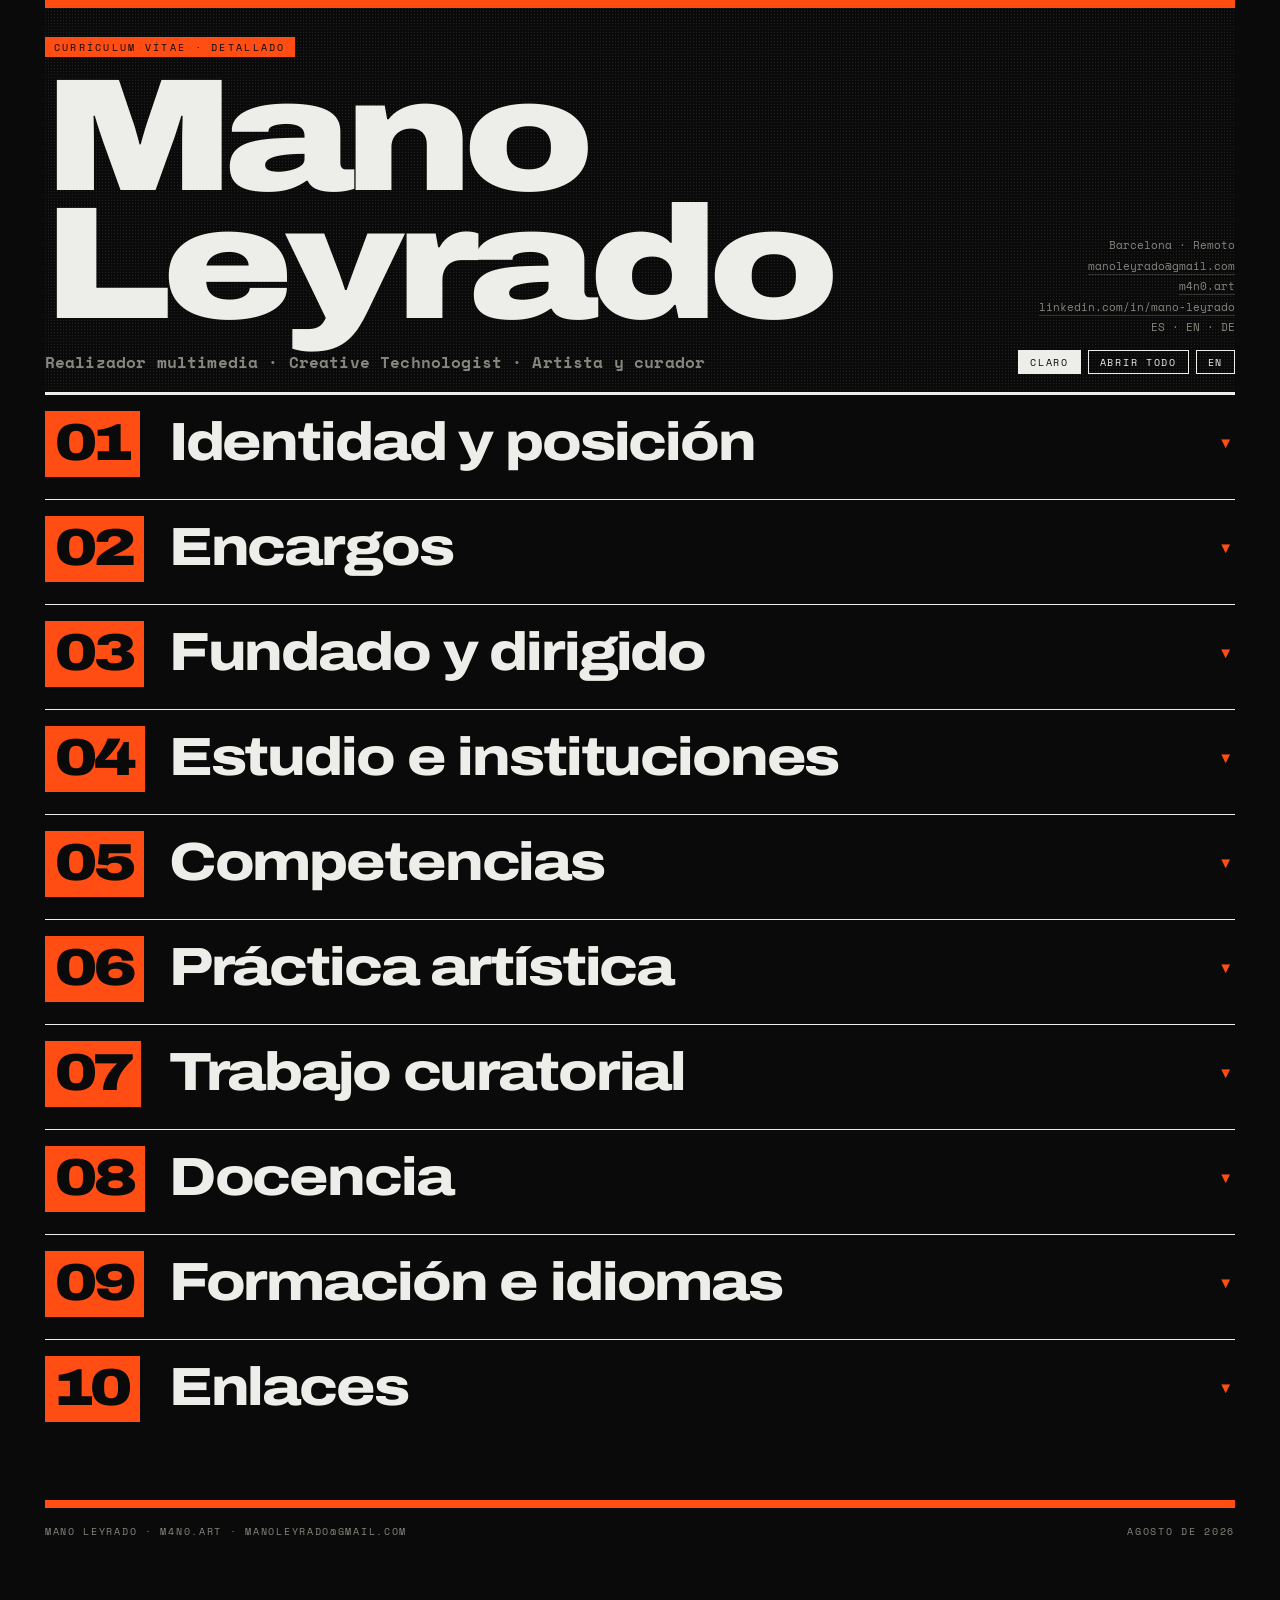
<file: index.html>
<!DOCTYPE html>
<html lang="es" data-theme="dark">
<head>
<meta charset="UTF-8">
<meta name="viewport" content="width=device-width, initial-scale=1.0">
<title>Mano Leyrado · CV</title>
<meta name="description" content="Mano Leyrado. Realizador multimedia, creative technologist, artista y curador. Barcelona.">

<link rel="canonical" href="https://m4n0.art/cv/">
<link rel="alternate" hreflang="es" href="https://m4n0.art/cv/">
<link rel="alternate" hreflang="en" href="https://m4n0.art/cv/en/">
<link rel="alternate" hreflang="x-default" href="https://m4n0.art/cv/">

<meta property="og:type" content="profile">
<meta property="og:locale" content="es_ES">
<meta property="og:locale:alternate" content="en_GB">
<meta property="og:url" content="https://m4n0.art/cv/">
<meta property="og:site_name" content="m4n0.art">
<meta property="og:title" content="Mano Leyrado · CV">
<meta property="og:description" content="Realizador multimedia, creative technologist, artista y curador. Barcelona.">
<!-- og:image: subir una imagen de 1200x630 y poner aquí su URL absoluta.
     Sin esto, el enlace compartido en LinkedIn o WhatsApp sale sin miniatura. -->
<meta name="twitter:card" content="summary_large_image">

<link rel="preconnect" href="https://fonts.googleapis.com">
<link rel="preconnect" href="https://fonts.gstatic.com" crossorigin>
<link href="https://fonts.googleapis.com/css2?family=Archivo:ital,wdth,wght@0,62..125,100..900;1,62..125,100..900&family=Space+Mono:ital,wght@0,400;0,700;1,400&display=swap" rel="stylesheet">
<link rel="stylesheet" href="cv.css">
<script>
  (function () {
    try {
      var t = localStorage.getItem('mano-cv-theme');
      if (t === 'light' || t === 'dark') {
        document.documentElement.setAttribute('data-theme', t);
      }
    } catch (e) {}
  })();
</script>
</head>
<body>

<header>
  <div>
    <div class="doc-label">Currículum Vítae · Detallado</div>
    <h1>Mano Leyrado<br><em>Realizador multimedia · Creative Technologist · Artista y curador</em></h1>
  </div>
  <div class="header-meta">
    <div>Barcelona · Remoto</div>
    <div><a href="mailto:manoleyrado@gmail.com">manoleyrado@gmail.com</a></div>
    <div><a href="https://m4n0.art">m4n0.art</a></div>
    <div><a href="https://www.linkedin.com/in/mano-leyrado/">linkedin.com/in/mano-leyrado</a></div>
    <div>ES · EN · DE</div>
    <button class="theme-toggle" type="button" id="theme-toggle" aria-live="polite">Claro</button><button id="toggle-all" type="button">Abrir todo</button><a id="lang-switch" href="https://m4n0.art/cv/en/" hreflang="en" lang="en" aria-label="Read this CV in English">EN</a>
  </div>
</header>

<section>
  <div class="section-header">
    <span class="section-num">01</span>
    <h2>Identidad y posición</h2>
  </div>
<div class="subsection">
<h3>Perfil</h3>
<div class="field">Realizador multimedia y creative technologist. Más de quince años en diseño de medios [ web · vídeo · gráfica ] junto a la práctica artística y curatorial. Se hace cargo de la cadena entera, del concepto y la dirección de arte al pipeline, el montaje y la entrega, y trabaja como artista y curador en ese mismo campo. Su trabajo más reciente: responsable de la producción audiovisual de <em>Tecnologia [in]visible</em> para el estudio Gracias Grecia, exposición pública en el Palau Robert por encargo de Mobile World Capital Barcelona y la Generalitat de Catalunya.<br><br>Mano Leyrado (Buenos Aires, 1987) estudia primero Curaduría de Arte y Gestión Cultural (CIC, Buenos Aires, 2018), después se gradúa en Bellas Artes con matrícula de honor en Escultura por la Weißensee KHB de Berlín (2020 a 2025) y completa allí su máster en 2026. Cofundó el espacio de arte CPU en el Palacio Barolo, Buenos Aires. En 2026 su vídeo <em>Elenchus</em> fue adquirido por el Ursula Blickle Video Archiv del Belvedere, Viena; fue primer finalista del Beyond Future Art Prize 2025.</div>
</div>
<div class="subsection">
<h3>Tres prácticas, una persona</h3>
<div class="field">Diseño de medios, bellas artes y curaduría funcionan como una sola práctica. Eso significa hacerse cargo de un proyecto entero, del concepto y el encuadre crítico a la identidad visual, la producción técnica y la comunicación: escribir el texto curatorial, construir la plataforma, dirigir el rodaje, montar un pipeline generativo, y saber cuál de esas cosas necesita de verdad cada proyecto.<br><br>La IA generativa atraviesa el trabajo en dos direcciones a la vez. Construye pipelines de producción con ella, mapas de profundidad en ComfyUI que terminan en cera colada. También hace obra que examina las implicaciones sociopolíticas de la tecnología.</div>
</div>
</section>

<section>
  <div class="section-header">
    <span class="section-num">02</span>
    <h2>Encargos</h2>
  </div>
<div class="note">Entregables concretos: la producción audiovisual de una exposición, una plataforma, una identidad, un libro, un directo.</div>
<div class="entry">
  <div class="entry-head">
    <h4>Gracias Grecia <span class="org">· Barcelona</span></h4>
    <span class="entry-date">Mar – Jun 2026</span>
  </div>
  <div class="entry-role">Responsable de producción audiovisual y colaborador creativo</div>
  <div class="entry-body">Responsable de la producción audiovisual y colaborador creativo en <em>Tecnologia [in]visible</em> (Palau Robert, abierta al público de junio a septiembre de 2026), exposición institucional por encargo de Mobile World Capital Barcelona y la Generalitat de Catalunya, comisariada por Genís Roca. El diseño expositivo y la dirección creativa son del estudio Gracias Grecia.<ul class="tight"><li><b>Sala 2, "El mundo comienza a pensar":</b> concepto de descubrimiento a través de filtros de polarizado, dos pipelines de vídeo con IA generativa, motion graphics y loops de vídeo generados.</li><li><b>Sala 3, "Ágora Digital":</b> concepto de multipantalla de seis canales con dos estructuras de montaje alternativas, montaje multipantalla, lógica de sincronización y arquitectura de contenidos.</li><li><b>Producción de entrevistas:</b> planificación de rodaje, diseño de iluminación, rider técnico y dirección en set de una serie documental de entrevistas sobre ética de la IA y derechos digitales.</li><li><b>Pipeline de subtitulado:</b> transcripción y traducción de catalán a castellano (Whisper + LLM), con salida SRT lista para producción.</li><li><b>Gestión de producción:</b> presupuesto multisala estructurado por unidad de entrega, visualizaciones de datos interactivas en HTML en CAT/ESP/ENG, riders técnicos, calendario de entrega.</li></ul><span class="stack">ComfyUI · Wan/LTX · GPU en la nube (RunPod) · After Effects · Premiere · Whisper · HTML/JS</span></div>
  <div class="entry-link"><a href="https://m4n0.art/tecnologia-in-visible/">Caso de estudio</a></div>
</div><div class="entry">
  <div class="entry-head">
    <h4>OFFICE IMPART <span class="org">· Berlín</span></h4>
    <span class="entry-date">Abr – May 2026</span>
  </div>
  <div class="entry-role">Asistente de artista, producción y digital</div>
  <div class="entry-body">Asistencia de producción y digital en la individual de Jonas Lund <em>Performance Review</em> (16.04 a 29.05.2026), donde la galería funcionó como un sistema de producción gobernado por IA: un agente autónomo dirigía la creación, la evaluación y la circulación de las obras en tiempo real, asignaba tareas a una fuerza de trabajo distribuida de asistentes y contratistas, y registraba toda la actividad humana en una interfaz en directo. Trabajó dentro de ese sistema como uno de sus operadores asignados, produciendo bajo directivas emitidas por la máquina, con el rendimiento medido y expuesto en público.</div>
</div><div class="entry">
  <div class="entry-head">
    <h4>Weißensee Kunsthochschule Berlin <span class="org">· Berlín</span></h4>
    <span class="entry-date">2026</span>
  </div>
  <div class="entry-role">Desarrollador web</div>
  <div class="entry-body">Desarrollador de escalatorstobigbang.com, la plataforma pública y el archivo de la exposición de graduados de la KHB <em>Escalators to: Big Bang</em>, donde además presentó su proyecto final de máster.</div>
  <div class="entry-link"><a href="https://escalatorstobigbang.com">escalatorstobigbang.com</a></div>
</div><div class="entry">
  <div class="entry-head">
    <h4>Ad-HOC, "o cómo vivir juntos" <span class="org">· Seminario 12, Ciudad de México</span></h4>
    <span class="entry-date">2019</span>
  </div>
  <div class="entry-role">Sistema visual, diseño editorial e impreso, digital</div>
  <div class="entry-body">Diseño visual y editorial para una exposición en un espacio de residencia e investigación situado sobre el centro ceremonial de Tezcatlipoca. Marco estético, catálogo, invitaciones y todo el material digital de promoción. Comisariada por Urtubey; entre los artistas, Iván Ávila, Lucas Di Pascuale y César López Negrete.</div>
</div><div class="entry">
  <div class="entry-head">
    <h4>Art Basel Cities Buenos Aires</h4>
    <span class="entry-date">2018</span>
  </div>
  <div class="entry-role">Desarrollador web y responsable técnico</div>
  <div class="entry-body">Dirección técnica y desarrollo de la plataforma digital institucional. Infraestructura preparada para tráfico alto cumpliendo los estándares globales de la marca, haciendo de puente entre los requisitos institucionales y la ejecución local en rendimiento y accesibilidad.</div>
</div><div class="entry">
  <div class="entry-head">
    <h4>El Gran Vidrio <span class="org">· Córdoba</span></h4>
    <span class="entry-date">2018</span>
  </div>
  <div class="entry-role">Desarrollador web, arquitecto digital, UX/UI</div>
  <div class="entry-body">Ecosistema digital para una galería de arte contemporáneo: arquitectura de archivo y gestión de inventario, sistemas de gestión de galería, archivo digital, y UI/UX que equilibra el diseño visual con las herramientas propias del mercado del arte.</div>
</div><div class="entry">
  <div class="entry-head">
    <h4>LAURA O, libro-objeto</h4>
    <span class="entry-date">2018</span>
  </div>
  <div class="entry-role">Diseño y producción editorial, con Juan I. Scheller</div>
  <div class="entry-body">Producción de un libro-objeto que traduce la filosofía del estudio de diseño de Laura O en una pieza táctil sin fotografía, construida sobre la proporción áurea y el dibujo técnico.</div>
</div><div class="entry">
  <div class="entry-head">
    <h4>Planck Festival <span class="org">· online, Buenos Aires</span></h4>
    <span class="entry-date">2016</span>
  </div>
  <div class="entry-role">Identidad visual, desarrollo web, estrategia de comunicación, producción técnica</div>
  <div class="entry-body">Identidad visual y diseño web para un festival online concebido para cuestionar los formatos expositivos tradicionales: tres días en directo sin archivo, invitando a pensar la materialidad del territorio virtual. A cargo de la estrategia de comunicación, la identidad completa, el desarrollo web (UX y visual) y la parte técnica de la emisión.</div>
</div><div class="entry">
  <div class="entry-head">
    <h4>Pictoplasma <span class="org">· Berlín</span></h4>
    <span class="entry-date">May – Jul 2014</span>
  </div>
  <div class="entry-role">Asistencia y montaje de obra</div>
  <div class="entry-body">Asistencia y montaje de obra para la plataforma y festival berlinés de diseño de personajes y arte contemporáneo de personaje.</div>
</div>
<div class="subsection">
<h3>Vídeo en directo y VJ · 2009–2019</h3>
<div class="note">Diez años de vídeo en directo en festivales, salas y eventos de televisión en Argentina y fuera. Operación en tiempo real.</div>
<div class="entry">
  <div class="entry-head">
    <h4>Spinetta y las Bandas Eternas <span class="org">· Estadio Vélez Sársfield, Buenos Aires</span></h4>
    <span class="entry-date">4 de diciembre de 2009</span>
  </div>
  <div class="entry-role">Realización audiovisual y operación en directo</div>
  <div class="entry-body">Un año desarrollando las animaciones del show y después operándolas en directo. Luis Alberto Spinetta reunió a las bandas de sus cuarenta años de carrera, Almendra, Pescado Rabioso, Invisible, Jade y Los Socios del Desierto, durante casi seis horas y 52 canciones ante más de 40.000 personas, con Charly García, Gustavo Cerati, Fito Páez, Ricardo Mollo y Juanse como invitados. Está considerado el concierto más importante de la carrera de Spinetta y un hito del rock argentino.</div>
</div>
<div class="entry">
  <div class="entry-head">
    <h4>Disney Channel Latinoamérica <span class="org">· &ldquo;Ratatón&rdquo;</span></h4>
    <span class="entry-date">Diciembre de 2011</span>
  </div>
  <div class="entry-role">Visuales en directo</div>
  <div class="entry-body">Visuales en directo para Ratatón, el bloque de programación de fin de año y fiestas de Disney Channel en toda Latinoamérica: maratones de los episodios y películas más votados por la audiencia a lo largo del año, hasta la cuenta atrás de medianoche del 31 de diciembre.</div>
</div>
</div>
</section>

<section>
  <div class="section-header">
    <span class="section-num">03</span>
    <h2>Fundado y dirigido</h2>
  </div>
<div class="note">Organizaciones fundadas y dirigidas por Mano. Construyó la estructura, el programa y la identidad.</div>
<div class="entry">
  <div class="entry-head">
    <h4>CPU [ Contemporary Processes Unity ] <span class="org">· Palacio Barolo, Buenos Aires</span></h4>
    <span class="entry-date">Mar 2018 – Dic 2022 · 4 años 10 meses</span>
  </div>
  <div class="entry-role">Cofundador y director artístico</div>
  <div class="entry-body">Cofundó y codirigió un espacio independiente de arte contemporáneo. A cargo de la estrategia de comunicación, la identidad visual y toda la producción gráfica; desarrolló y mantuvo la web; supervisó la documentación digital de cada exposición. Llevó ciclos expositivos completos: curaduría, diseño espacial, producción técnica y relaciones institucionales.</div>
</div><div class="entry">
  <div class="entry-head">
    <h4>SELVA / Pirámide Selva <span class="org">· Buenos Aires</span></h4>
    <span class="entry-date">Mar 2013 – Dic 2017 · 4 años 10 meses</span>
  </div>
  <div class="entry-role">Fundador, responsable de proyecto y director creativo</div>
  <div class="entry-body">Dirigió la visión creativa de eventos y festivales, gestionando el ciclo de los proyectos del pitch a la ejecución. Desarrolló estrategias de comunicación e identidades visuales para festivales culturales, en producción de cine, exposiciones, lanzamientos musicales y eventos de gran formato (Festival Celebración). Branded content para Cynar.</div>
</div></section>

<section>
  <div class="section-header">
    <span class="section-num">04</span>
    <h2>Estudio e instituciones</h2>
  </div>
<div class="note">Puestos ocupados dentro de la organización de otro a lo largo del tiempo.</div>
<div class="entry">
  <div class="entry-head">
    <h4>ctrl QS <span class="org">· Berlín</span></h4>
    <span class="entry-date">Abr 2020 – Sep 2025 · 5 años 6 meses</span>
  </div>
  <div class="entry-role">Realizador de vídeo y creative technologist</div>
  <div class="entry-body">Responsable del pipeline creativo de campañas digitales, del guion al motion design y la entrega, para clientes como <b>Nivea, Ottobock y Royal Canin</b>. Integró IA generativa en los flujos de producción, del test al asset entregado al cliente. Desarrolló y mantuvo plataformas web multilingües y bases de datos: arquitectura, CMS, UX.</div>
</div><div class="entry">
  <div class="entry-head">
    <h4>TWP [ The Wax Project ] <span class="org">· Buenos Aires</span></h4>
    <span class="entry-date">Ene 2018 – Dic 2019 · 2 años</span>
  </div>
  <div class="entry-role">Desarrollador web senior</div>
  <div class="entry-body">Plantillas de WordPress a medida y soluciones de front-end para clientes creativos y comerciales. SEO técnico y optimización de rendimiento para sitios de tráfico alto.</div>
</div><div class="entry">
  <div class="entry-head">
    <h4>INCAA [ Instituto Nacional de Cine y Artes Audiovisuales ] <span class="org">· Argentina</span></h4>
    <span class="entry-date">Oct 2014 – Jul 2018 · 3 años 10 meses</span>
  </div>
  <div class="entry-role">Realizador multimedia y creative technologist</div>
  <div class="entry-body">Dirigió el rediseño del ecosistema web de la institución y de la plataforma del <b>Festival Internacional de Cine de Mar del Plata</b>, el único festival de categoría A de América Latina. Produjo gráfica y contenido audiovisual para la comunicación institucional, en digital e impreso.</div>
</div><div class="entry">
  <div class="entry-head">
    <h4>Maximiliano Aduki <span class="org">· Buenos Aires</span></h4>
    <span class="entry-date">Jul 2012 – Jul 2016 · 4 años 1 mes</span>
  </div>
  <div class="entry-role">Asistente de dirección de arte</div>
  <div class="entry-body">Colaboración recurrente con el director de arte Maximiliano Aduki en producciones publicitarias para Fox Life, Fibertel y Personal, entre otras, a través de las agencias Turbo Trueno y THCMPNY. Desarrollo creativo y referencias visuales, scouting de localizaciones, diseño gráfico, diseño de utilería y asistencia en set durante los rodajes.</div>
</div><div class="subsection">
<h3>Primeros años</h3>
<table>
<tr><th>Organización</th><th>Puesto</th><th>Fechas</th><th>Ubicación</th></tr>
<tr><td>Kato Producciones</td><td>Ilustrador, animador y montajista</td><td>Nov 2013 – Mar 2014</td><td>Buenos Aires</td></tr>
<tr><td>REMOLINO</td><td>Diseñador gráfico</td><td>Feb – Dic 2012</td><td>Buenos Aires</td></tr>
<tr><td>Banda Aparte</td><td>Ilustrador y animador</td><td>Mar 2010 – Dic 2011</td><td>Buenos Aires</td></tr>
<tr><td>Estado Lateral Media Lab</td><td>Prácticas</td><td>Ene – Dic 2008</td><td>Buenos Aires</td></tr>
</table>
</div>
</section>

<section>
  <div class="section-header">
    <span class="section-num">05</span>
    <h2>Competencias</h2>
  </div>
<div class="skills-grid">
<div class="skill-group">
<h4>IA generativa y vídeo</h4>
<div class="field">ComfyUI · Stable Diffusion (SDXL) · Wan 2.2 · LTX-2.3 · Runway · Midjourney · Whisper (ASR) · pipelines con LLM integrado · Processing<br>GPU en la nube (RunPod, A100/H100) · inferencia local en Apple Silicon (MPS) · resolución de problemas de pipeline</div>
</div>
<div class="skill-group">
<h4>Diseño, motion y audiovisual</h4>
<div class="field">Adobe CC (Photoshop, Illustrator, InDesign, Premiere, After Effects) · Figma · Resolume Arena · composición<br>Instalación multipantalla y multicanal · montaje y sincronización · diseño de iluminación · riders técnicos · dirección en set · presupuestación por unidad para audiovisual de gran formato</div>
</div>
<div class="skill-group">
<h4>Web y código</h4>
<div class="field">JavaScript · PHP · HTML5/CSS3 · WordPress · Contentful · Drupal · front-end · SEO técnico · plataformas multilingües y UX</div>
</div>
<div class="skill-group">
<h4>3D y fabricación</h4>
<div class="field">Blender (mapa de profundidad a plano, decimate) · flujos de mapa de profundidad · impresión 3D (OrcaSlicer) · moldes y colada · cera, escayola, silicona, hormigón, piedra</div>
</div>
<div class="skill-group">
<h4>Dirección y producción</h4>
<div class="field">Estrategia de comunicación e identidad de marca · dirección de arte para proyectos culturales · ciclo completo de proyecto (concepto, producción, comunicación) · tratamientos y presentaciones de concepto para cliente · coordinación institucional · producción y logística expositiva · estrategia digital y planificación de contenidos · Jira, Asana</div>
</div>
<div class="skill-group">
<h4>Curatorial</h4>
<div class="field">Diseño expositivo y curaduría espacial · medios basados en el tiempo · instalación site-specific · formatos relacionales y participativos · net-art · escritura e investigación curatorial</div>
</div>
</div>
</section>

<section>
  <div class="section-header">
    <span class="section-num">06</span>
    <h2>Práctica artística</h2>
  </div>
<div class="subsection">
<h3>Statement</h3>
<div class="field">Mano trabaja entre escultura, videoinstalación y medios digitales. Su práctica trata la materialidad como una forma de argumento: figuras de cera que se consumen a lo largo de una exposición, relieves arqueológicos moldeados a partir de tecnología obsoleta, un diálogo filosófico con un agente de IA que se derrumba en el absurdo. Cada material y cada medio se eligen para sostener el concepto, no para ilustrarlo.<br><br>Sus preocupaciones recurrentes son la transformación del trabajo bajo las economías de plataforma, la construcción y mediación de la naturaleza, y la tensión entre presencia física y abstracción digital. La obra no propone respuestas; pone en escena condiciones contemporáneas buscando exponer sus paradojas.</div>
</div>
<div class="subsection">
<h3>Obra seleccionada</h3>
<div class="work">
  <div class="entry-head">
    <h4>Vitrina con fragmentos del sarcófago de la internet</h4>
    <span class="entry-date">2026</span>
  </div>
  <div class="work-medium">Imagen generativa → mapa de profundidad → molde de silicona → piedra</div>
  <div class="entry-body">Proyecto final de máster. La cadena entera de la salida del modelo a la materia: una imagen generada se convierte en mapa de profundidad, el mapa de profundidad en molde, el molde en una pieza de piedra.<br><span class="shown">Escalators to: Big Bang, exposición de graduados KHB, Berlín, 2026</span></div>
</div>
<div class="work">
  <div class="entry-head">
    <h4>Production Meeting</h4>
    <span class="entry-date">2025</span>
  </div>
  <div class="work-medium">Cera y polvo de piedra, escultura site-specific · unidad 67 × 35 × 3,5 cm</div>
  <div class="entry-body">Tensiones entre cuerpo, trabajo y tecnología en un presente definido por la hiperconexión y la obsolescencia acelerada. Figuras de cera fundidas como velas, mujeres con ropa de época sentadas ante portátiles, encendidas durante la exposición y dejadas arder a lo largo de su recorrido. La escena reescribe el trabajo histórico como trabajo digital, y el material sostiene el argumento consumiéndose mientras el público mira.<br><span class="shown">Metaxy, Artwings, Berlín, 2025 · Gute Gesellschaft, Wilhelm Studio, Berlín, 2025</span></div>
</div>
<div class="work">
  <div class="entry-head">
    <h4>Elenchus</h4>
    <span class="entry-date">2024</span>
  </div>
  <div class="work-medium">Videoinstalación, site-specific</div>
  <div class="entry-body">Una reflexión sobre el concepto de naturaleza y cómo lo construimos, montada alrededor de una conversación grabada con un agente artificial en la que las preguntas empujan al agente a una conclusión absurda. Las imágenes son una cadena de fotogramas clave generados, no material rodado: un único descenso continuo por paisajes sintéticos que nunca terminan de resolverse en un lugar real.<br><span class="acq">Adquirida por el Bildarchiv &amp; Ursula Blickle Video Archiv del Belvedere, Viena, 2026</span><br><span class="shown">Gute Gesellschaft, Wilhelm Studio, Berlín, 2025</span></div>
</div>
<div class="work">
  <div class="entry-head">
    <h4>Ecosystem <span class="org">· serie v01–v02</span></h4>
    <span class="entry-date">2023–2025</span>
  </div>
  <div class="work-medium">Cera, mica y vídeo sobre Raspberry Pi; videoinstalación · 75 × 60 × 30 cm</div>
  <div class="entry-body">Cuestiona la distancia entre lo orgánico y su simulacro, explorando la tensión entre fascinación, consumo y artificialidad en nuestra relación con la naturaleza, y cómo la naturaleza se reproduce y se media.<br><span class="shown">v01: pseudo-co.: spawning alt-reality, Art Spring Pop Up, Berlín, 2025 · v02: Metaxy, Artwings, Berlín, 2025</span></div>
</div>
<div class="work">
  <div class="entry-head">
    <h4>Technofeudalisms <span class="org">· serie</span></h4>
    <span class="entry-date">2023–2024</span>
  </div>
  <div class="work-medium">Silicona, bronce, escayola, técnica mixta, transfer sobre madera</div>
  <div class="entry-body">Escenas de trabajadores medievales cuyas herramientas tradicionales están sustituidas por portátiles.<br><b>Women Labor</b> (silicona, 46 × 46 × 2,5 cm) · <b>Farmers</b> (transfer sobre madera, 18 × 18 × 0,5 cm) · <b>The Scribes</b> (bronce y escayola, 35 × 35 × 2 cm) · <b>Qu'ils mangent de la DATA</b> (técnica mixta, 50 × 50 × 39 cm): una tarta de tres pisos que representa la organización feudal de las plataformas digitales, usuarios en la base, creadores de contenido en el medio, dueños de la plataforma arriba, repartida y comida por los visitantes.<br><span class="shown">KAUGUMMI IM MOTHERBOARD 2.0, Erratum Gallery, Berlín, 2024 · Rundgang KHB, Berlín, 2024</span></div>
</div>
<div class="work">
  <div class="entry-head">
    <h4>Arqueología del futuro <span class="org">· serie Subject</span></h4>
    <span class="entry-date">2021</span>
  </div>
  <div class="work-medium">Relieves de escayola, medidas varias; objeto mecanizado 100 × 100 × 150 cm</div>
  <div class="entry-body">Un ejercicio de desplazamiento temporal: tratar el presente tecnológico como si fuera un vestigio arqueológico. Procedimientos tomados de la arqueología, estratificación, relieve e inscripción, sitúan disquetes, placas de circuito y hashes de NFT en un registro de ruina.<br><b>Electric Dependence</b>: una batería de coche alimenta un motor que hace correr sin parar papel continuo impreso con una cadena, en bucle cerrado.<br><span class="shown">Exercises in Learning…, Spoiler Zone, Berlín, 2019</span></div>
</div>
<div class="work">
  <div class="entry-head">
    <h4>Artmeldung</h4>
    <span class="entry-date">2019</span>
  </div>
  <div class="work-medium">Instalación relacional, site-specific · ZK/U Berlín</div>
  <div class="entry-body">Desarrollada durante la residencia en ZK/U. Investigación sobre el circuito de artistas argentinos que viven en Berlín, resuelta como una instalación en tres partes: formularios derivados de entrevistas con más de veinte artistas, usando el diseño gráfico de la burocracia del Anmeldung; una "trastienda del arte entrante" con obras de artistas recién llegados; y una exposición autónoma de televisores que archivan obras de artistas residentes desde hace más de un año.<br><span class="shown">The Ghost Between The Words, ZK/U, Berlín, 2019</span></div>
</div>
<div class="work">
  <div class="entry-head">
    <h4>Monitor0717</h4>
    <span class="entry-date">2017–2018</span>
  </div>
  <div class="work-medium">Instalación relacional, net-art, site-specific</div>
  <div class="entry-body">Una selección personal de 150 agentes culturales con los que el artista interactuó físicamente entre 2007 y 2017. A cada uno se le pidieron de tres a cinco archivos que representaran su trabajo, de tres a cinco que representaran su contexto social, y un objeto físico. El material acumulado se expuso como archivo colectivo y derivó en una plataforma de net-art, cuestionando la identidad colectiva y la base de datos como sujeto artístico.<br><span class="shown">Work and Processes, Kulturni Centar Beograd, Belgrado, 2018, tres meses · CPU, Buenos Aires, 2019</span></div>
</div>
<div class="work">
  <div class="entry-head">
    <h4>Te quiero pero internet</h4>
    <span class="entry-date">2018</span>
  </div>
  <div class="work-medium">Instalación de net-art, site-specific · en colaboración con Boris.mhl</div>
  <div class="entry-body">Los visitantes pueden conectarse y navegar libremente, tras haber sido avisados de que su navegación quedará registrada, guardada y publicada en una web. Cuestiona la lógica entre espacio expositivo y obra, y de paso los hábitos de lectura en la red.<br><span class="shown">CPU, Buenos Aires, 2018</span></div>
</div>
</div>
<div class="subsection">
<h3>Otras obras</h3>
<ul class="cols">
<li><b>Delivery</b> · 2025 · silicona</li>
<li><b>Infodemia</b> · 2024 · cera y mica</li>
<li><b>The Brain</b> · 2023 · bacterias sobre agar-agar, el código del primer virus informático</li>
<li><b>zu verschenken! [ para llevar ]</b> · 2022 · DVD con 10 GB de imágenes recogidas de internet entre 2005 y 2022</li>
<li><b>Crypto-art</b> · 2021 · escayola y tierra grabadas a mano, hash de NFT</li>
<li><b>Autorretrato</b> · 2020 · grabado láser sobre disco duro</li>
<li><b>Gentrification</b> · 2019 · objeto, impresión continua, relacional</li>
<li><b>Choreo [Twoc]</b> · 2019 · instalación relacional</li>
<li><b>Storm of M0717</b> · 2017 · videoinstalación</li>
<li><b>La caída de la torre de Babel</b> · 2017 · instalación, vídeo</li>
<li><b>Dionysus Always Wins</b> · 2017 · técnica mixta</li>
<li><b>Una y tres lluvias</b> · 2016 · instalación, medios</li>
<li><b>1=0, 1+1=1,1,1</b> · 2013 · instalación, medios</li>
</ul>
</div>
<div class="subsection">
<h3>Premios y adquisiciones</h3>
<ul class="plain">
<li><b>2026</b> · <em>Elenchus</em> adquirida por el Bildarchiv &amp; Ursula Blickle Video Archiv del Belvedere, Viena</li>
<li><b>2025</b> · Primer finalista, Beyond Future Art Prize, Berlín</li>
</ul>
</div>
<div class="subsection">
<h3>Exposiciones</h3>
<ul class="plain">
<li><b>2026</b> · Escalators to: Big Bang · Weißensee KHB · Berlín</li>
<li><b>2025–26</b> · Sunnyside Nodes · The Wrong Biennale · online</li>
<li><b>2025</b> · Uncertainty · Spektakel · Viena</li>
<li><b>2025</b> · Metaxy · Artwings · Berlín</li>
<li><b>2025</b> · Gute Gesellschaft · Wilhelm Studio · Berlín</li>
<li><b>2025</b> · pseudo-co.: spawning alt-reality · Art Spring Pop Up · Berlín</li>
<li><b>2025</b> · Art Auktion · Culterim Veterinary · Berlín</li>
<li><b>2024</b> · KAUGUMMI IM MOTHERBOARD 2.0 · Erratum Gallery · Berlín</li>
<li><b>2023</b> · Service · Kunstpunkt · Berlín</li>
<li><b>2022</b> · 5000 · Edvard Munch House · Warnemünde</li>
<li><b>2021</b> · Crudités · Pandora · Berlín</li>
<li><b>2020</b> · The Future is Collective · HilbertRaum · Berlín</li>
<li><b>2019</b> · The Ghost Between The Words · ZK/U · Berlín</li>
<li><b>2019</b> · Exercises in Learning… · Spoiler Zone · Berlín</li>
<li><b>2019</b> · Monitor 0717 · CPU (Unidiversidad) · Buenos Aires</li>
<li><b>2019</b> · Choreo [Twoc] · CPU · Buenos Aires</li>
<li><b>2019</b> · Salvajes Festival · Berlín</li>
<li><b>2018</b> · Work and Processes · Kulturni Centar Beograd · Belgrado</li>
<li><b>2018</b> · Te quiero pero internet · CPU · Buenos Aires</li>
<li><b>2018</b> · Ni qué ni porqué · Museo del Cine · Buenos Aires</li>
<li><b>2017</b> · Post Dial-Up · Centro Cultural Recoleta · Buenos Aires</li>
<li><b>2016</b> · Extender la herramienta · EAC · Montevideo</li>
<li><b>2014</b> · Fase · Centro Cultural Recoleta · Buenos Aires</li>
<li><b>2013</b> · Forward · Palais de Glace / Palacio de las Artes · Buenos Aires</li>
<li><b>2013</b> · Decisions · Mindpirates · Berlín</li>
<li><b>2010</b> · Mental Structures · DFCL Studio · Buenos Aires</li>
</ul>
</div>
<div class="subsection">
<h3>Exposiciones académicas</h3>
<ul class="plain">
<li><b>2026</b> · Escalators to: Big Bang · exposición de graduados KHB · Berlín</li>
<li><b>2025</b> · Exposición de Diplom (grado con matrícula de honor) · Weißensee KHB · Berlín</li>
<li><b>2024</b> · Exposición de intercambio Erasmus+ · Digital Arts, Die Angewandte · Viena</li>
<li><b>2024</b> · Qu'ils mangent de la DATA · Rundgang KHB · Berlín</li>
</ul>
</div>
<div class="subsection">
<h3>Residencias</h3>
<ul class="plain">
<li><b>2021</b> · ZK/U, Zentrum für Kunst und Urbanistik · Berlín</li>
<li><b>2019</b> · ZK/U, Zentrum für Kunst und Urbanistik · Berlín</li>
</ul>
</div>
</section>

<section>
  <div class="section-header">
    <span class="section-num">07</span>
    <h2>Trabajo curatorial</h2>
  </div>
<div class="subsection">
<h3>Enfoque</h3>
<div class="field">La curaduría como laboratorio: espacios pensados para desbordar las nociones establecidas del discurso estético y la práctica institucional, creando condiciones de experimentación en lugar de presentar conclusiones. Sus intereses recurrentes son el cruce entre práctica contemporánea y cultura digital, los formatos relacionales y participativos, la integración de investigación curatorial y artística, y las plataformas de base comunitaria, con experiencia particular en artistas latinoamericanos que se mueven por el paisaje institucional europeo.</div>
</div>
<div class="subsection">
<h3>Proyectos comisariados</h3>
<div class="entry">
  <div class="entry-head">
    <h4>CPU [ Contemporary Processes Unity ] <span class="org">· Palacio Barolo, Buenos Aires</span></h4>
    <span class="entry-date">2018–2022</span>
  </div>
  <div class="entry-body">Cofundó y codirigió un laboratorio curatorial experimental y espacio de arte independiente, gestionando el ciclo expositivo completo: curaduría, diseño espacial, producción técnica, relaciones institucionales y comunicación.</div>
</div>
<div class="entry">
  <div class="entry-head">
    <h4>pseudo-co.: spawning alt-reality <span class="org">· Berlín</span></h4>
    <span class="entry-date">2025</span>
  </div>
  <div class="entry-body">Intervención curatorial en un centro comercial de Berlín, con Yun Kim. Convierte las zonas de venta en entornos narrativos a partir del residuo capitalista, especulando sobre la vida posdigital mediante simulaciones seudocomerciales.</div>
</div>
<div class="entry">
  <div class="entry-head">
    <h4>When Time Dreams <span class="org">· The Company Studios, Milán</span></h4>
    <span class="entry-date">2022</span>
  </div>
  <div class="entry-body">Exposición colectiva internacional cocomisariada con Maximiliano Aduki. Una estrategia hauntológica que trata las obras como nodos hipertemporales, desafiando la narrativa lineal mediante una experiencia espacial donde se accede al presente vía la especulación de futuro. Artistas: Anna Zachariades, Flavia Visconte, Griffini in Tamborini, Hunter Longe, Joshua Goode, Julia Pereyra, Yunsun Kim, Stephanie Blanchard, Nicolau DosSantos.</div>
</div>
<div class="entry">
  <div class="entry-head">
    <h4>Ectobodies <span class="org">· ZK/U, Berlín</span></h4>
    <span class="entry-date">2021</span>
  </div>
  <div class="entry-body">Investigación curatorial desarrollada durante la residencia en ZK/U sobre artistas latinoamericanos emergentes con el cuerpo como objeto de estudio, construida para exponer preconcepciones coloniales y binarismos occidentales a través del concepto "ecto-": cuerpos expulsados de la historia y contenidos como naturaleza.</div>
</div>
<div class="entry">
  <div class="entry-head">
    <h4>Eindrücke <span class="org">· Berlín</span></h4>
    <span class="entry-date">2021</span>
  </div>
  <div class="entry-body">Exposición basada en investigación, cocomisariada con Ezequiel Monteros y Sandra Feferbaum Siemsen, que convierte un archivo familiar privado en una declaración política pública, conectando tres generaciones de exilio y migración con el desplazamiento contemporáneo.</div>
</div>
<div class="entry">
  <div class="entry-head">
    <h4>Artmeldung <span class="org">· ZK/U, Berlín</span></h4>
    <span class="entry-date">2019</span>
  </div>
  <div class="entry-body">Investigación sobre artistas argentinos que viven en Berlín, resuelta como una instalación que mezcla ejercicios artísticos y curatoriales. Aborda las dificultades estructurales de integración de los artistas extranjeros dentro del circuito berlinés.</div>
</div>
<div class="entry">
  <div class="entry-head">
    <h4>Salvajes Festival <span class="org">· Berlín</span></h4>
    <span class="entry-date">2019</span>
  </div>
  <div class="entry-body">Organizó y comisarió una plataforma para artistas y productores culturales latinoamericanos con base en la ciudad.</div>
</div>
<div class="entry">
  <div class="entry-head">
    <h4>Mono contemporáneo <span class="org">· ZK/U, Berlín</span></h4>
    <span class="entry-date">2019</span>
  </div>
  <div class="entry-body">Festival multidisciplinar sobre el hermanamiento Berlín-Buenos Aires, que cartografía circuitos artísticos autolegitimados fuera de la nomenclatura del mercado masivo y lee la identidad argentina como híbrido de capas culturales donde naturaleza e industria se confunden.</div>
</div>
<div class="entry">
  <div class="entry-head">
    <h4>HIJXS MAL HABIDXS <span class="org">· CPU, Buenos Aires</span></h4>
    <span class="entry-date">2019</span>
  </div>
  <div class="entry-body">Exposición sobre la evolución de internet, de espacio utópico de virtud humanista al paisaje tecnofeudal actual, con un texto curatorial sobre la belleza digital y la aparición de una identidad digital "goblin/troll" como respuesta a la cultura de internet hiperrealista.</div>
</div>
<div class="entry">
  <div class="entry-head">
    <h4>Monitor0717 <span class="org">· Kulturni Centar Beograd, Belgrado</span></h4>
    <span class="entry-date">2018</span>
  </div>
  <div class="entry-body">Proyecto basado en investigación que mezcla ejercicios curatoriales y artísticos. 150 agentes culturales invitados a aportar archivos y un objeto físico; el material se expuso durante tres meses como archivo colectivo.</div>
</div>
</div>
<div class="subsection">
<h3>Textos y publicaciones</h3>
<ul class="plain">
<li><em>When Time Dreams</em> · ensayo curatorial con Agostina Milleo, The Company Studios, Milán, 2022</li>
<li><em>HIJXS MAL HABIDXS</em> · texto curatorial sobre tecnofeudalismo e identidad digital, CPU, 2019</li>
<li><em>Mono contemporáneo</em> · texto curatorial, Salvajes Festival, Berlín, 2019</li>
<li><em>Vulnerable</em> · texto curatorial para colectiva, CPU, 2019</li>
<li><em>Artmeldung</em> · texto de investigación sobre artistas argentinos en Berlín, ZK/U, 2019</li>
<li><em>Monitor0717</em> · texto de investigación y tesis sobre identidad colectiva y la base de datos como sujeto artístico, Belgrado, 2018</li>
<li>CPU · catálogos y textos de exposición, Palacio Barolo, 2018–2022</li>
<li><em>Nido</em> · crítica de arte, 60.ª Bienal de Venecia, Buenos Aires, 2024</li>
</ul>
</div>
</section>

<section>
  <div class="section-header">
    <span class="section-num">08</span>
    <h2>Docencia</h2>
  </div>
<div class="entry">
  <div class="entry-head">
    <h4>Elisava <span class="org">· Barcelona</span></h4>
    <span class="entry-date">Oct – Dic 2026 · en curso</span>
  </div>
  <div class="entry-role">Profesor</div>
  <div class="entry-body">Diseñó e imparte la asignatura Vibe Coding en el <b>Master in Applied AI for Arts and Design [ MAIAD ]</b>. Ocho sesiones en inglés sobre el uso de herramientas de programación con IA para construir sitios web, automatizaciones, sistemas de investigación, experimentos interactivos y herramientas de diseño a medida, cada uno ligado a la práctica del estudiante.</div>
</div>
<table>
<tr><th>Organización</th><th>Puesto</th><th>Fechas</th><th>Ubicación</th></tr>
<tr><td>Weißensee KHB · clase de Claude Closky</td><td>Asistente de docencia</td><td>2022</td><td>Berlín</td></tr>
<tr><td>Weißensee KHB · clase de Dr. Tyyne Claudia Pollmann</td><td>Asistente de docencia</td><td>2021</td><td>Berlín</td></tr>
</table>
</section>

<section>
  <div class="section-header">
    <span class="section-num">09</span>
    <h2>Formación e idiomas</h2>
  </div>
<div class="entry">
  <div class="entry-head">
    <h4>Máster en Escultura <span class="org">· Weißensee Kunsthochschule Berlin</span></h4>
    <span class="entry-date">2025 – 2026</span>
  </div>
  <div class="entry-body">Enfocado en IA generativa aplicada a la práctica creativa, impresión 3D, escayola, hormigón y silicona. Investigación: teoría de la muerte de internet. Proyecto final <em>Vitrina con fragmentos del sarcófago de la internet</em>, presentado en la exposición de graduados Escalators to: Big Bang.</div>
</div>
<div class="entry">
  <div class="entry-head">
    <h4>Grado en Bellas Artes, con matrícula de honor <span class="org">· Weißensee Kunsthochschule Berlin</span></h4>
    <span class="entry-date">2020 – 2025</span>
  </div>
  <div class="entry-body">Programa de cinco años especializado en Escultura y Medios Digitales. Enfocado en IA generativa aplicada a la práctica creativa e impresión 3D. Investigación: arqueología de la IA y medios basados en el tiempo.</div>
</div>
<div class="entry">
  <div class="entry-head">
    <h4>Estudiante de intercambio, Digital Arts <span class="org">· Universität für angewandte Kunst Wien, Die Angewandte</span></h4>
    <span class="entry-date">2024</span>
  </div>
  <div class="entry-body">Programa Erasmus+ centrado en convergencia de medios e hibridación digital. Tutorizado por el dúo übermorgen.</div>
</div>
<div class="entry">
  <div class="entry-head">
    <h4>Tecnicatura Superior en Curaduría de Arte y Gestión Cultural <span class="org">· CIC, Buenos Aires</span></h4>
    <span class="entry-date">2015 – 2018</span>
  </div>
  <div class="entry-body">Historia del arte, estrategia institucional y diseño expositivo.</div>
</div>
<div class="subsection">
<h3>Además</h3>
<ul class="plain">
<li>Estado Lateral Media Lab, Buenos Aires, uno de los primeros media labs de América Latina: programación e instalaciones interactivas</li>
<li>Diseño gráfico, graffiti mural y vídeo en directo, autodidacta</li>
<li>VJ en festivales y eventos en Argentina y fuera, 2010–2015</li>
</ul>
</div>
<div class="subsection">
<h3>Idiomas</h3>
<div class="field">Español (nativo) · Inglés (C1) · Alemán (B2) </div>
</div>
</section>

<section>
  <div class="section-header">
    <span class="section-num">10</span>
    <h2>Enlaces</h2>
  </div>
<ul class="plain">
<li><b>Web</b> · <a href="https://m4n0.art">m4n0.art</a></li>
<li><b>Casos de diseño y tecnología</b> · <a href="https://m4n0.art/cases/">m4n0.art/cases</a></li>
<li><b>Obra artística</b> · <a href="https://m4n0.art/art/">m4n0.art/art</a></li>
<li><b>Trabajo curatorial</b> · <a href="https://m4n0.art/curation/">m4n0.art/curation</a></li>
<li><b>Archivo de IA</b> · <a href="https://m4n0.art/ai-archive/">m4n0.art/ai-archive</a></li>
<li><b>Tecnologia [in]visible</b> · <a href="https://m4n0.art/tecnologia-in-visible/">m4n0.art/tecnologia-in-visible</a></li>
<li><b>LinkedIn</b> · <a href="https://www.linkedin.com/in/mano-leyrado/">linkedin.com/in/mano-leyrado</a></li>
<li><b>Instagram</b> · <a href="https://www.instagram.com/m4n0l3yr4d0/">@m4n0l3yr4d0</a></li>
<li><b>Email</b> · <a href="mailto:manoleyrado@gmail.com">manoleyrado@gmail.com</a></li>
</ul>
</section>

<footer>
  <span>Mano Leyrado · m4n0.art · manoleyrado@gmail.com</span>
  <span>Agosto de 2026</span>
</footer>

<script>
  // Acordeón: las secciones arrancan cerradas
  (function () {
    var sections = Array.prototype.slice.call(document.querySelectorAll('section'));
    var live = [];
    sections.forEach(function (section) {
      var header = section.querySelector('.section-header');
      if (!header) return;
      var content = document.createElement('div');
      content.className = 'section-content';
      var inner = document.createElement('div');
      inner.className = 'sc-inner';
      while (header.nextSibling) { inner.appendChild(header.nextSibling); }
      content.appendChild(inner);
      section.appendChild(content);

      var mark = document.createElement('span');
      mark.className = 'sec-toggle';
      mark.textContent = '▼';
      mark.setAttribute('aria-hidden', 'true');
      header.appendChild(mark);

      header.setAttribute('role', 'button');
      header.setAttribute('tabindex', '0');

      function sync() {
        var open = section.classList.contains('is-open');
        header.setAttribute('aria-expanded', String(open));
      }
      function toggle() { section.classList.toggle('is-open'); sync(); }
      sync();
      header.addEventListener('click', toggle);
      header.addEventListener('keydown', function (ev) {
        if (ev.key === 'Enter' || ev.key === ' ') { ev.preventDefault(); toggle(); }
      });
      live.push({ section: section, sync: sync });
    });

    var all = document.getElementById('toggle-all');
    if (!all) return;
    all.addEventListener('click', function () {
      var anyClosed = live.some(function (o) { return !o.section.classList.contains('is-open'); });
      live.forEach(function (o) {
        o.section.classList.toggle('is-open', anyClosed);
        o.sync();
      });
      all.textContent = anyClosed ? 'Cerrar todo' : 'Abrir todo';
    });
  })();

  (function () {
    var KEY = 'mano-cv-theme';
    var root = document.documentElement;
    var btn = document.getElementById('theme-toggle');
    if (!btn) return;
    function label() {
      var dark = root.getAttribute('data-theme') !== 'light';
      btn.textContent = dark ? 'Claro' : 'Oscuro';
      btn.setAttribute('aria-label', 'Cambiar a modo ' + (dark ? 'claro' : 'oscuro'));
    }
    label();
    btn.addEventListener('click', function () {
      var next = root.getAttribute('data-theme') === 'light' ? 'dark' : 'light';
      root.setAttribute('data-theme', next);
      try { localStorage.setItem(KEY, next); } catch (e) {}
      label();
    });
  })();
</script>

</body>
</html>
</file>
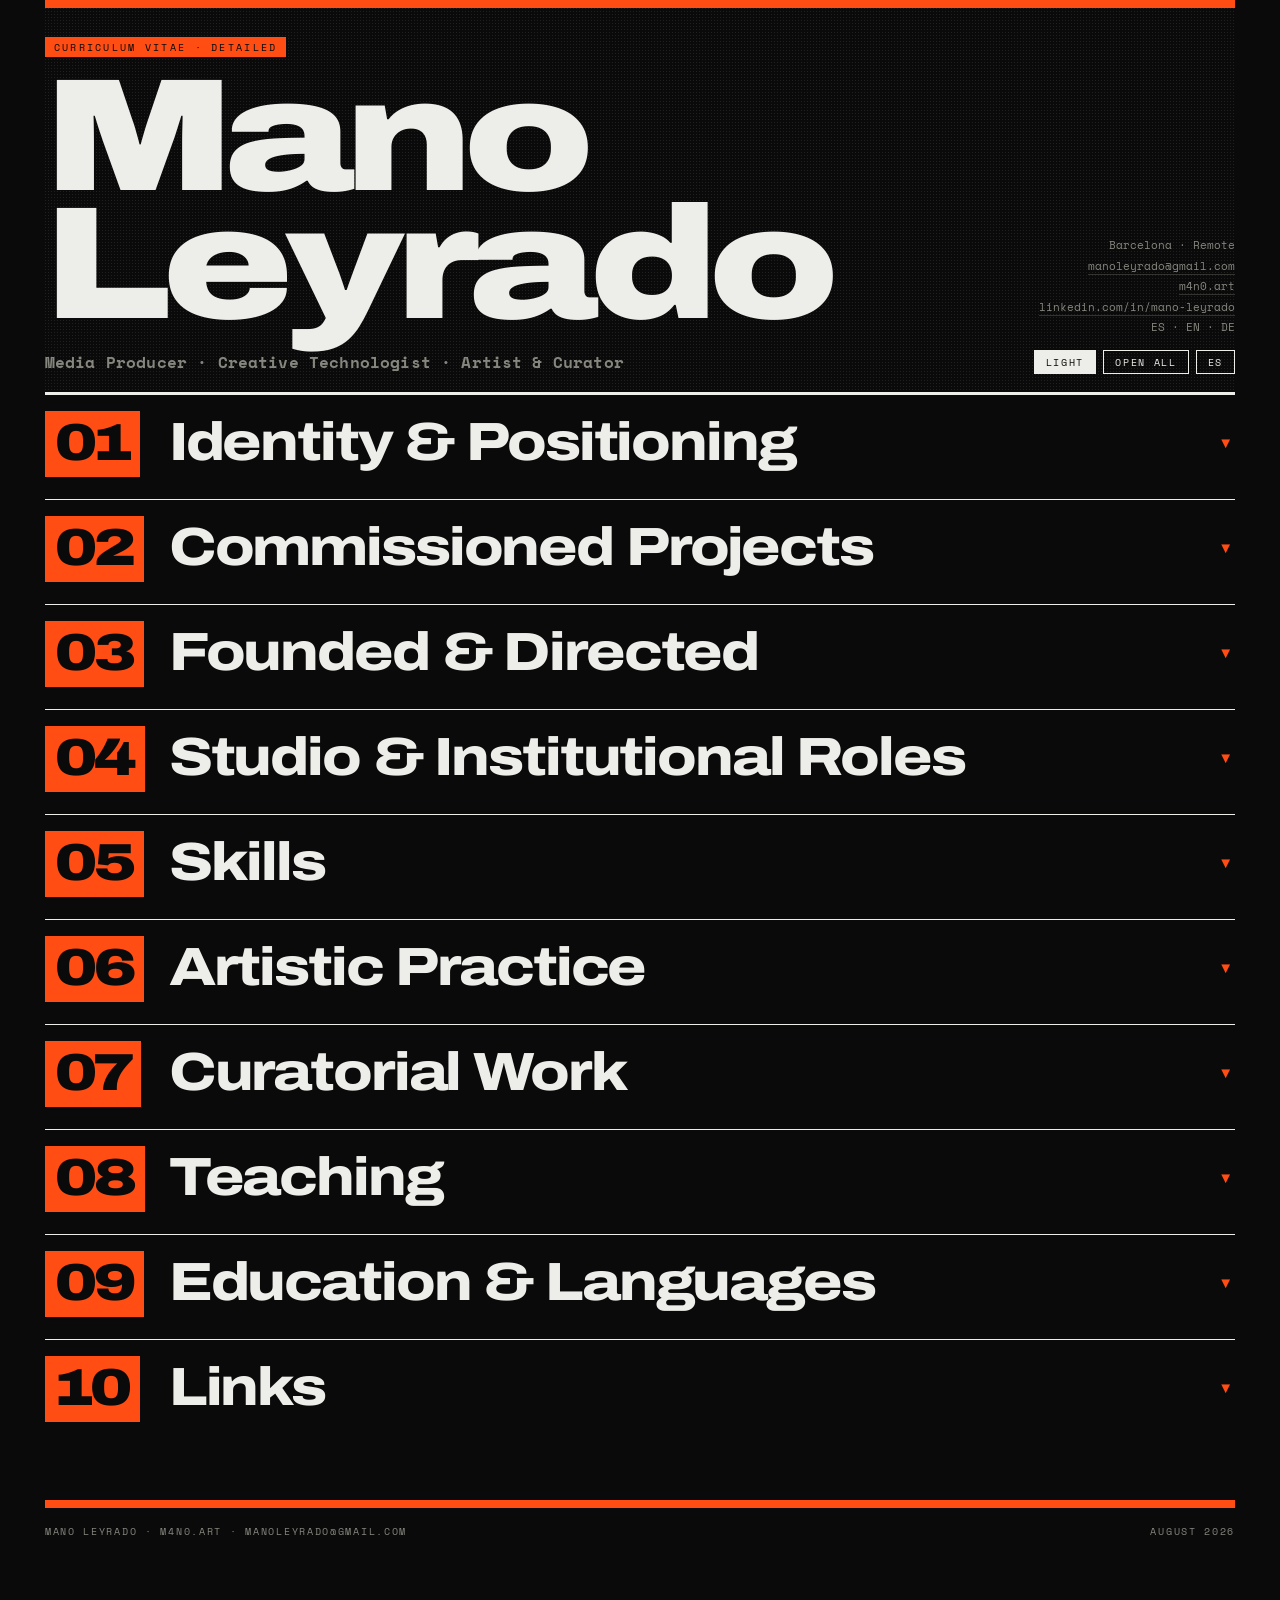
<file: en/index.html>
<!DOCTYPE html>
<html lang="en" data-theme="dark">
<head>
<meta charset="UTF-8">
<meta name="viewport" content="width=device-width, initial-scale=1.0">
<title>Mano Leyrado — CV</title>
<meta name="description" content="Mano Leyrado. Media producer, creative technologist, artist and curator. Barcelona.">

<link rel="canonical" href="https://m4n0.art/cv/en/">
<link rel="alternate" hreflang="es" href="https://m4n0.art/cv/">
<link rel="alternate" hreflang="en" href="https://m4n0.art/cv/en/">
<link rel="alternate" hreflang="x-default" href="https://m4n0.art/cv/">

<meta property="og:type" content="profile">
<meta property="og:locale" content="en_GB">
<meta property="og:locale:alternate" content="es_ES">
<meta property="og:url" content="https://m4n0.art/cv/en/">
<meta property="og:site_name" content="m4n0.art">
<meta property="og:title" content="Mano Leyrado · CV">
<meta property="og:description" content="Media producer, creative technologist, artist and curator. Barcelona.">
<!-- og:image: upload a 1200x630 image and put its absolute URL here.
     Without it, the link shared on LinkedIn or WhatsApp has no thumbnail. -->
<meta name="twitter:card" content="summary_large_image">

<link rel="preconnect" href="https://fonts.googleapis.com">
<link rel="preconnect" href="https://fonts.gstatic.com" crossorigin>
<link href="https://fonts.googleapis.com/css2?family=Archivo:ital,wdth,wght@0,62..125,100..900;1,62..125,100..900&family=Space+Mono:ital,wght@0,400;0,700;1,400&display=swap" rel="stylesheet">
<link rel="stylesheet" href="../cv.css">
<script>
  (function () {
    try {
      var t = localStorage.getItem('mano-cv-theme');
      if (t === 'light' || t === 'dark') {
        document.documentElement.setAttribute('data-theme', t);
      }
    } catch (e) {}
  })();
</script>
</head>
<body>

<header>
  <div>
    <div class="doc-label">Curriculum Vitae · Detailed</div>
    <h1>Mano Leyrado<br><em>Media Producer · Creative Technologist · Artist &amp; Curator</em></h1>
  </div>
  <div class="header-meta">
    <div>Barcelona · Remote</div>
    <div><a href="mailto:manoleyrado@gmail.com">manoleyrado@gmail.com</a></div>
    <div><a href="https://m4n0.art">m4n0.art</a></div>
    <div><a href="https://www.linkedin.com/in/mano-leyrado/">linkedin.com/in/mano-leyrado</a></div>
    <div>ES · EN · DE</div>
    <button class="theme-toggle" type="button" id="theme-toggle" aria-live="polite">Light</button><button id="toggle-all" type="button">Open all</button><a id="lang-switch" href="https://m4n0.art/cv/" hreflang="es" lang="es" aria-label="Leer este CV en español">ES</a>
  </div>
</header>

<section>
  <div class="section-header">
    <span class="section-num">01</span>
    <h2>Identity &amp; Positioning</h2>
  </div>
<div class="subsection">
<h3>Profile</h3>
<div class="field">Media producer and creative technologist. More than fifteen years in media design [ web · video · graphics ] alongside fine arts and curatorial practices. He owns the chain from concept and art direction through pipeline, installation and delivery, and works as an artist and curator on the same field. Most recently audiovisual production lead on <em>Tecnologia [in]visible</em> for the studio Gracias Grecia, a public exhibition at Palau Robert commissioned by Mobile World Capital Barcelona and the Generalitat de Catalunya.<br><br>Mano Leyrado (Buenos Aires, 1987) first studies in Art Curating and Cultural Management (CIC, Buenos Aires, 2018), then earned his Degree in Fine Arts with honors in Sculpture from Weißensee KHB, Berlin (2020 to 2025) and completed his Master there in 2026. He co-founded the art space CPU at Palacio Barolo, Buenos Aires. In 2026 his video <em>Elenchus</em> was acquired by the Belvedere's Ursula Blickle Video Archiv, Vienna; he was 1st runner-up for the Beyond Future Art Prize 2025.</div>
</div>
<div class="subsection">
<h3>Three practices, one person</h3>
<div class="field">Media design, fine arts and curating operate as a single practice. That means full ownership of a project from concept and critical framing through visual identity, technical production and communication: writing the curatorial text, building the platform, directing the shoot, setting up a generative pipeline, and knowing which of those a given project actually needs.<br><br>Generative AI runs through the work in two directions at once. He builds production pipelines with it, ComfyUI depth maps that end in cast wax. He also makes work that examines the sociopolitical implications of technology.</div>
</div>
</section>

<section>
  <div class="section-header">
    <span class="section-num">02</span>
    <h2>Commissioned Projects</h2>
  </div>
<div class="note">Discrete deliverables: an exhibition's audiovisual production, a platform, an identity, a book, a live show.</div>
<div class="entry">
  <div class="entry-head">
    <h4>Gracias Grecia <span class="org">· Barcelona</span></h4>
    <span class="entry-date">Mar – Jun 2026</span>
  </div>
  <div class="entry-role">AV Production Lead &amp; Creative Collaborator</div>
  <div class="entry-body">Audiovisual production lead and creative collaborator on <em>Tecnologia [in]visible</em> (Palau Robert, public run Jun to Sep 2026), an institutional exhibition commissioned by Mobile World Capital Barcelona and the Generalitat de Catalunya, curated by Genís Roca. Exhibition design and creative direction by the studio Gracias Grecia.<ul class="tight"><li><b>Sala 2, "El mundo comienza a pensar":</b> a discovery concept through polarising filters, two generative AI video pipelines, motion graphics and AI-generated video loops.</li><li><b>Sala 3, "Ágora Digital":</b> six-channel multiscreen concept with two alternative editing structures, multiscreen edit, synchronisation logic and content architecture.</li><li><b>Interview production:</b> shoot planning, lighting design, equipment rider and on-site direction of a documentary interview series on AI ethics and digital rights.</li><li><b>Subtitling pipeline:</b> Catalan to Spanish transcription and translation (Whisper + LLM) producing production-ready SRT files.</li><li><b>Production management:</b> multi-room budget structured by deliverable unit, interactive HTML data visualisations in CAT/ESP/ENG, equipment riders, delivery schedule.</li></ul><span class="stack">ComfyUI · Wan/LTX · cloud GPU (RunPod) · After Effects · Premiere · Whisper · HTML/JS</span></div>
  <div class="entry-link"><a href="https://m4n0.art/tecnologia-in-visible/">Case study</a></div>
</div><div class="entry">
  <div class="entry-head">
    <h4>OFFICE IMPART <span class="org">· Berlin</span></h4>
    <span class="entry-date">Apr – May 2026</span>
  </div>
  <div class="entry-role">Artist Assistant, production &amp; digital</div>
  <div class="entry-body">Production and digital assistance for Jonas Lund's solo exhibition <em>Performance Review</em> (16.04 to 29.05.2026), in which the gallery operated as an AI-governed production system: an autonomous agent directed the creation, evaluation and circulation of the works in real time, assigned tasks to a distributed workforce of assistants and contractors, and logged all human activity through a live interface. Worked inside that system as one of its assigned operators, producing under machine-issued directives with output measured and exposed publicly.</div>
</div><div class="entry">
  <div class="entry-head">
    <h4>Weißensee Kunsthochschule Berlin <span class="org">· Berlin</span></h4>
    <span class="entry-date">2026</span>
  </div>
  <div class="entry-role">Web Developer</div>
  <div class="entry-body">Developer of escalatorstobigbang.com, the public platform and archive for the KHB graduate exhibition <em>Escalators to: Big Bang</em>, where he also presented his Master's final project.</div>
  <div class="entry-link"><a href="https://escalatorstobigbang.com">escalatorstobigbang.com</a></div>
</div><div class="entry">
  <div class="entry-head">
    <h4>Ad-HOC, "o cómo vivir juntos" <span class="org">· Seminario 12, Mexico City</span></h4>
    <span class="entry-date">2019</span>
  </div>
  <div class="entry-role">Visual System, Editorial &amp; Print Design, Digital</div>
  <div class="entry-body">Visual and editorial design for an exhibition at a residency and research space located on the ceremonial centre of Tezcatlipoca. Aesthetic framework, catalogue, invitations and all promotional digital material. Curated by Urtubey; artists included Iván Ávila, Lucas Di Pascuale and César López Negrete.</div>
</div><div class="entry">
  <div class="entry-head">
    <h4>Art Basel Cities Buenos Aires</h4>
    <span class="entry-date">2018</span>
  </div>
  <div class="entry-role">Web Developer &amp; Technical Manager</div>
  <div class="entry-body">Technical management and development of the institutional digital platform. Built infrastructure for high-traffic use meeting global brand standards, bridging institutional requirements with local execution for performance and accessibility.</div>
</div><div class="entry">
  <div class="entry-head">
    <h4>El Gran Vidrio <span class="org">· Córdoba</span></h4>
    <span class="entry-date">2018</span>
  </div>
  <div class="entry-role">Web Developer, Digital Architect, UX/UI</div>
  <div class="entry-body">Digital ecosystem for a contemporary art gallery: architecture for archiving and inventory management, gallery management systems, digital archive, and UI/UX balancing visual design against art-market tooling.</div>
</div><div class="entry">
  <div class="entry-head">
    <h4>LAURA O — Editorial Book-Object</h4>
    <span class="entry-date">2018</span>
  </div>
  <div class="entry-role">Editorial Design &amp; Production, w/ Juan I. Scheller</div>
  <div class="entry-body">Production of a book-object translating the philosophy of Laura O's design studio into a tactile piece without photography, built on the golden ratio and technical drawings.</div>
</div><div class="entry">
  <div class="entry-head">
    <h4>Planck Festival <span class="org">· online, Buenos Aires</span></h4>
    <span class="entry-date">2016</span>
  </div>
  <div class="entry-role">Visual Identity, Web Development, Communication Strategy, Technical Production</div>
  <div class="entry-body">Visual identity and web design for an online festival built to question traditional exhibition formats: streamed live for three days with no archive, inviting reflection on the materiality of virtual territory. Responsible for communication strategy, full identity, web development (UX and visual) and the technical side of the broadcast.</div>
</div><div class="entry">
  <div class="entry-head">
    <h4>Pictoplasma <span class="org">· Berlin</span></h4>
    <span class="entry-date">May – Jul 2014</span>
  </div>
  <div class="entry-role">Art Assistance &amp; Installation</div>
  <div class="entry-body">Art assistance and installation for the Berlin platform and festival for character design and contemporary character art.</div>
</div>
<div class="subsection">
<h3>Live Video &amp; VJ · 2009–2019</h3>
<div class="note">Ten years of live video performance at festivals, venues and broadcast events in Argentina and abroad. Real-time operation.</div>
<div class="entry">
  <div class="entry-head">
    <h4>Spinetta y las Bandas Eternas <span class="org">· Estadio Vélez Sársfield, Buenos Aires</span></h4>
    <span class="entry-date">4 December 2009</span>
  </div>
  <div class="entry-role">Audiovisual Realisation &amp; Live Operation</div>
  <div class="entry-body">A year developing the animations for the show, then operating them live. Luis Alberto Spinetta reunited the bands of his forty-year career, Almendra, Pescado Rabioso, Invisible, Jade and Los Socios del Desierto, for almost six hours and 52 songs in front of more than 40,000 people, with Charly García, Gustavo Cerati, Fito Páez, Ricardo Mollo and Juanse as guests. Widely regarded as the most important concert of Spinetta's career and a landmark of Argentine rock.</div>
</div>
<div class="entry">
  <div class="entry-head">
    <h4>Disney Channel Latin America <span class="org">· &ldquo;Ratatón&rdquo;</span></h4>
    <span class="entry-date">December 2011</span>
  </div>
  <div class="entry-role">Live Visuals</div>
  <div class="entry-body">Live visuals for Ratatón, Disney Channel’s year-end and holiday programming block across Latin America: mass marathons of the episodes and films most voted by the audience through the year, running into the midnight countdown on 31 December.</div>
</div>
</div>
</section>

<section>
  <div class="section-header">
    <span class="section-num">03</span>
    <h2>Founded &amp; Directed</h2>
  </div>
<div class="note">Organisations founded and directed by Mano. He built the structure, the programme and the identity.</div>
<div class="entry">
  <div class="entry-head">
    <h4>CPU — Contemporary Processes Unity <span class="org">· Palacio Barolo, Buenos Aires</span></h4>
    <span class="entry-date">Mar 2018 – Dec 2022 · 4 yrs 10 mos</span>
  </div>
  <div class="entry-role">Co-founder &amp; Artistic Director</div>
  <div class="entry-body">Co-founded and co-directed an independent contemporary art space. Led the communication strategy, visual identity and all graphic production; developed and maintained the website; supervised digital documentation of every exhibition. Ran full exhibition cycles: curation, spatial design, technical production and institutional relations.</div>
</div><div class="entry">
  <div class="entry-head">
    <h4>SELVA / Pirámide Selva <span class="org">· Buenos Aires</span></h4>
    <span class="entry-date">Mar 2013 – Dec 2017 · 4 yrs 10 mos</span>
  </div>
  <div class="entry-role">Founder, Project Manager &amp; Creative Director</div>
  <div class="entry-body">Directed the creative vision for events and festivals, managing projects from pitch to execution. Developed communication strategies and visual identities for cultural festivals, across film production, exhibitions, music launches and large-scale events (Festival Celebración). Branded content for Cynar.</div>
</div></section>

<section>
  <div class="section-header">
    <span class="section-num">04</span>
    <h2>Studio &amp; Institutional Roles</h2>
  </div>
<div class="note">Positions held inside someone else's organisation over time.</div>
<div class="entry">
  <div class="entry-head">
    <h4>ctrl QS <span class="org">· Berlin</span></h4>
    <span class="entry-date">Apr 2020 – Sep 2025 · 5 yrs 6 mos</span>
  </div>
  <div class="entry-role">Video Producer &amp; Creative Technologist</div>
  <div class="entry-body">Creative pipeline lead for digital campaigns, from script through motion design to delivery, for clients including <b>Nivea, Ottobock and Royal Canin</b>. Built generative AI into production workflows, from test to delivered client asset. Developed and maintained multilingual web platforms and databases: architecture, CMS, UX.</div>
</div><div class="entry">
  <div class="entry-head">
    <h4>TWP — The Wax Project <span class="org">· Buenos Aires</span></h4>
    <span class="entry-date">Jan 2018 – Dec 2019 · 2 yrs</span>
  </div>
  <div class="entry-role">Senior Web Developer</div>
  <div class="entry-body">Custom WordPress templates and front-end solutions for creative and commercial clients. Technical SEO and performance optimisation for high-traffic sites.</div>
</div><div class="entry">
  <div class="entry-head">
    <h4>INCAA — Instituto Nacional de Cine y Artes Audiovisuales <span class="org">· Argentina</span></h4>
    <span class="entry-date">Oct 2014 – Jul 2018 · 3 yrs 10 mos</span>
  </div>
  <div class="entry-role">Media Producer &amp; Creative Technologist</div>
  <div class="entry-body">Led the redesign of the institution's web ecosystem and the platform for the <b>Mar del Plata International Film Festival</b>, Latin America's only A-category festival. Produced graphics and audiovisual content for institutional communication across digital and print.</div>
</div><div class="entry">
  <div class="entry-head">
    <h4>Maximiliano Aduki <span class="org">· Buenos Aires</span></h4>
    <span class="entry-date">Jul 2012 – Jul 2016 · 4 yrs 1 mo</span>
  </div>
  <div class="entry-role">Art Direction Assistant</div>
  <div class="entry-body">Recurring collaboration with art director Maximiliano Aduki on advertising productions for Fox Life, Fibertel and Personal, among others, through the agencies Turbo Trueno and THCMPNY. Creative development and visual references, location scouting, graphic design, prop design and on-set assistance during shoots.</div>
</div><div class="subsection">
<h3>Early Career</h3>
<table>
<tr><th>Organisation</th><th>Role</th><th>Dates</th><th>Location</th></tr>
<tr><td>Kato Producciones</td><td>Illustrator, Animator and Editor</td><td>Nov 2013 – Mar 2014</td><td>Buenos Aires</td></tr>
<tr><td>REMOLINO</td><td>Graphic Designer</td><td>Feb – Dec 2012</td><td>Buenos Aires</td></tr>
<tr><td>Banda Aparte</td><td>Illustrator and Animator</td><td>Mar 2010 – Dec 2011</td><td>Buenos Aires</td></tr>
<tr><td>Estado Lateral Media Lab</td><td>Internship</td><td>Jan – Dec 2008</td><td>Buenos Aires</td></tr>
</table>
</div>
</section>

<section>
  <div class="section-header">
    <span class="section-num">05</span>
    <h2>Skills</h2>
  </div>
<div class="skills-grid">
<div class="skill-group">
<h4>Generative AI &amp; Video</h4>
<div class="field">ComfyUI · Stable Diffusion (SDXL) · Wan 2.2 · LTX-2.3 · Runway · Midjourney · Whisper (ASR) · LLM-integrated pipelines · Processing<br>Cloud GPU (RunPod, A100/H100) · local inference on Apple Silicon (MPS) · pipeline troubleshooting</div>
</div>
<div class="skill-group">
<h4>Design, Motion &amp; AV</h4>
<div class="field">Adobe CC (Photoshop, Illustrator, InDesign, Premiere, After Effects) · Figma · Resolume Arena · compositing<br>Multiscreen and multichannel installation · edit and synchronisation · lighting design · equipment riders · on-site direction · unit-based budgeting for large-format AV</div>
</div>
<div class="skill-group">
<h4>Web &amp; Code</h4>
<div class="field">JavaScript · PHP · HTML5/CSS3 · WordPress · Contentful · Drupal · front-end · technical SEO · multilingual platforms and UX</div>
</div>
<div class="skill-group">
<h4>3D &amp; Fabrication</h4>
<div class="field">Blender (depth map to plane, decimate) · depth-map workflows · 3D printing (OrcaSlicer) · mould making and casting · wax, plaster, silicone, concrete, stone</div>
</div>
<div class="skill-group">
<h4>Direction &amp; Production</h4>
<div class="field">Communication strategy and brand identity · art direction for cultural projects · full project lifecycle (concept, production, communication) · client-facing treatments and concept presentations · institutional coordination · exhibition production and logistics · digital strategy and content planning · Jira, Asana</div>
</div>
<div class="skill-group">
<h4>Curatorial</h4>
<div class="field">Exhibition design and spatial curation · time-based media · site-specific installation · relational and participatory formats · net-art · curatorial writing and research</div>
</div>
</div>
</section>

<section>
  <div class="section-header">
    <span class="section-num">06</span>
    <h2>Artistic Practice</h2>
  </div>
<div class="subsection">
<h3>Statement</h3>
<div class="field">Mano works across sculpture, video installation and digital media. His practice treats materiality as a form of argument: wax figures that consume themselves over the duration of an exhibition, archaeological reliefs cast from obsolete technology, a philosophical dialogue with an AI agent that collapses into absurdity. Each material and medium is chosen to carry the concept, not to illustrate it.<br><br>Recurring concerns include the transformation of labour under platform economies, the construction and mediation of nature, and the tension between physical presence and digital abstraction. The work does not propose answers; it stages contemporary conditions seeking to expose their paradoxes.</div>
</div>
<div class="subsection">
<h3>Selected Works</h3>
<div class="work">
  <div class="entry-head">
    <h4>Vitrina con fragmentos del sarcófago de la internet</h4>
    <span class="entry-date">2026</span>
  </div>
  <div class="work-medium">Generative image → depth map → silicone mould → stone</div>
  <div class="entry-body">Master's final project. The full chain from model output to material: a generated image becomes a depth map, the depth map becomes a mould, the mould becomes a stone piece.<br><span class="shown">Escalators to: Big Bang, KHB Graduate Exhibition, Berlin, 2026</span></div>
</div>
<div class="work">
  <div class="entry-head">
    <h4>Production Meeting</h4>
    <span class="entry-date">2025</span>
  </div>
  <div class="work-medium">Wax and stone dust, site-specific sculpture · unit 67 × 35 × 3.5 cm</div>
  <div class="entry-body">Tensions between body, labour and technology in a present defined by hyperconnectivity and accelerated obsolescence. Wax figures cast as candles, women in period dress seated at laptops, lit during the exhibition and left to burn down over its run. The scene rewrites historical labour as digital labour, and the material carries the argument by consuming itself while the audience watches.<br><span class="shown">Metaxy, Artwings, Berlin, 2025 · Gute Gesellschaft, Wilhelm Studio, Berlin, 2025</span></div>
</div>
<div class="work">
  <div class="entry-head">
    <h4>Elenchus</h4>
    <span class="entry-date">2024</span>
  </div>
  <div class="work-medium">Video installation, site-specific</div>
  <div class="entry-body">A reflection on the concept of nature and how we construct it, built around a recorded conversation with an artificial agent in which the questions drive the agent to an absurd conclusion. The visuals are a chain of generated keyframes rather than filmed footage: one continuous descent through synthetic landscapes that never resolve into a real place.<br><span class="acq">Acquired by the Belvedere's Bildarchiv &amp; Ursula Blickle Video Archiv, Vienna, 2026</span><br><span class="shown">Gute Gesellschaft, Wilhelm Studio, Berlin, 2025</span></div>
</div>
<div class="work">
  <div class="entry-head">
    <h4>Ecosystem <span class="org">· series v01–v02</span></h4>
    <span class="entry-date">2023–2025</span>
  </div>
  <div class="work-medium">Wax, mica and video on Raspberry Pi; video installation · 75 × 60 × 30 cm</div>
  <div class="entry-body">Questions the distance between the organic and its simulacrum, exploring the tension between fascination, consumption and artificiality in our relation with nature, and how nature is reproduced and mediated.<br><span class="shown">v01: pseudo-co.: spawning alt-reality, Art Spring Pop Up, Berlin, 2025 · v02: Metaxy, Artwings, Berlin, 2025</span></div>
</div>
<div class="work">
  <div class="entry-head">
    <h4>Technofeudalisms <span class="org">· series</span></h4>
    <span class="entry-date">2023–2024</span>
  </div>
  <div class="work-medium">Silicone, bronze, plaster, mixed media, transfer on wood</div>
  <div class="entry-body">Scenes of medieval workers whose traditional tools are replaced by laptops.<br><b>Women Labor</b> (silicone, 46 × 46 × 2.5 cm) · <b>Farmers</b> (transfer on wood, 18 × 18 × 0.5 cm) · <b>The Scribes</b> (bronze and plaster, 35 × 35 × 2 cm) · <b>Qu'ils mangent de la DATA</b> (mixed media, 50 × 50 × 39 cm): a three-tiered cake representing the feudal organisation of digital platforms, users at the base, content creators in the middle, platform owners at the top, distributed to and eaten by visitors.<br><span class="shown">KAUGUMMI IM MOTHERBOARD 2.0, Erratum Gallery, Berlin, 2024 · Rundgang KHB, Berlin, 2024</span></div>
</div>
<div class="work">
  <div class="entry-head">
    <h4>Future Archaeologies [Arqueología del futuro] <span class="org">· Subject series</span></h4>
    <span class="entry-date">2021</span>
  </div>
  <div class="work-medium">Plaster reliefs, various sizes; mechanised object 100 × 100 × 150 cm</div>
  <div class="entry-body">An exercise in temporal displacement: treating the technological present as if it were an archaeological vestige. Procedures borrowed from archaeology, stratification, relief and inscription, situate floppy disks, circuit boards and NFT hashes within a register of ruin.<br><b>Electric Dependence</b>: a car battery feeds a motor that continuously scrolls perforated paper printed with a chain, operating in a closed loop.<br><span class="shown">Exercises in Learning…, Spoiler Zone, Berlin, 2019</span></div>
</div>
<div class="work">
  <div class="entry-head">
    <h4>Artmeldung</h4>
    <span class="entry-date">2019</span>
  </div>
  <div class="work-medium">Relational installation, site-specific · ZK/U Berlin</div>
  <div class="entry-body">Developed during the ZK/U residency. Research on the circuit of Argentinian artists living in Berlin, resolved as a three-part installation: forms derived from interviews with more than twenty artists using the graphic design of Anmeldung bureaucracy; a "back office of incoming art" showing works by recently arrived artists; and an autonomous exhibition of televisions archiving works by artists resident over a year.<br><span class="shown">The Ghost Between The Words, ZK/U, Berlin, 2019</span></div>
</div>
<div class="work">
  <div class="entry-head">
    <h4>Monitor0717</h4>
    <span class="entry-date">2017–2018</span>
  </div>
  <div class="work-medium">Relational installation, net-art, site-specific</div>
  <div class="entry-body">A personal selection of 150 cultural agents with whom the artist interacted physically between 2007 and 2017. Each was asked for three to five files representing their work, three to five representing their social context, and a physical object. The accumulated material was exhibited as a collective archive and developed into a net-art platform, questioning collective identity and the database as artistic subject.<br><span class="shown">Work and Processes, Kulturni Centar Beograd, Belgrade, 2018, three months · CPU, Buenos Aires, 2019</span></div>
</div>
<div class="work">
  <div class="entry-head">
    <h4>Te quiero pero internet [I Love You But Internet]</h4>
    <span class="entry-date">2018</span>
  </div>
  <div class="work-medium">Net-art installation, site-specific · in collab. w/ Boris.mhl</div>
  <div class="entry-body">Visitors can connect and surf freely, having been told in advance that their navigation will be registered, saved and published to a website. Challenges the logic between exhibition space and artwork while questioning reading behaviours on the web.<br><span class="shown">CPU, Buenos Aires, 2018</span></div>
</div>
</div>
<div class="subsection">
<h3>Further Works</h3>
<ul class="cols">
<li><b>Delivery</b> · 2025 · silicone</li>
<li><b>Infodemia</b> · 2024 · wax and mica</li>
<li><b>The Brain</b> · 2023 · bacteria on agar-agar, the code of the first computer virus</li>
<li><b>zu verschenken! [up for grabs]</b> · 2022 · DVD with 10 GB of images collected from the internet between 2005 and 2022</li>
<li><b>Crypto-art</b> · 2021 · hand-engraved plaster and soil, NFT hash</li>
<li><b>Self-portrait</b> · 2020 · laser engraving on hard drive</li>
<li><b>Gentrification</b> · 2019 · object, continuous print, relational</li>
<li><b>Choreo [Twoc]</b> · 2019 · relational installation</li>
<li><b>Storm of M0717</b> · 2017 · video installation</li>
<li><b>La caída de la torre de Babel</b> · 2017 · installation, video</li>
<li><b>Dionysus Always Wins</b> · 2017 · mixed media</li>
<li><b>Una y tres lluvias [One and Three Rains]</b> · 2016 · installation, media</li>
<li><b>1=0, 1+1=1,1,1</b> · 2013 · installation, media</li>
</ul>
</div>
<div class="subsection">
<h3>Awards &amp; Acquisitions</h3>
<ul class="plain">
<li><b>2026</b> — <em>Elenchus</em> acquired by the Belvedere's Bildarchiv &amp; Ursula Blickle Video Archiv, Vienna</li>
<li><b>2025</b> — 1st Runner-up, Beyond Future Art Prize, Berlin</li>
</ul>
</div>
<div class="subsection">
<h3>Exhibitions</h3>
<ul class="plain">
<li><b>2026</b> — Escalators to: Big Bang — Weißensee KHB — Berlin</li>
<li><b>2025–26</b> — Sunnyside Nodes — The Wrong Biennale — online</li>
<li><b>2025</b> — Uncertainty — Spektakel — Vienna</li>
<li><b>2025</b> — Metaxy — Artwings — Berlin</li>
<li><b>2025</b> — Gute Gesellschaft — Wilhelm Studio — Berlin</li>
<li><b>2025</b> — pseudo-co.: spawning alt-reality — Art Spring Pop Up — Berlin</li>
<li><b>2025</b> — Art Auktion — Culterim Veterinary — Berlin</li>
<li><b>2024</b> — KAUGUMMI IM MOTHERBOARD 2.0 — Erratum Gallery — Berlin</li>
<li><b>2023</b> — Service — Kunstpunkt — Berlin</li>
<li><b>2022</b> — 5000 — Edvard Munch House — Warnemünde</li>
<li><b>2021</b> — Crudités — Pandora — Berlin</li>
<li><b>2020</b> — The Future is Collective — HilbertRaum — Berlin</li>
<li><b>2019</b> — The Ghost Between The Words — ZK/U — Berlin</li>
<li><b>2019</b> — Exercises in Learning… — Spoiler Zone — Berlin</li>
<li><b>2019</b> — Monitor 0717 — CPU (Unidiversidad) — Buenos Aires</li>
<li><b>2019</b> — Choreo [Twoc] — CPU — Buenos Aires</li>
<li><b>2019</b> — Salvajes Festival — Berlin</li>
<li><b>2018</b> — Work and Processes — Kulturni Centar Beograd — Belgrade</li>
<li><b>2018</b> — I Love U but Internet — CPU — Buenos Aires</li>
<li><b>2018</b> — Ni qué ni porqué — Museo del Cine — Buenos Aires</li>
<li><b>2017</b> — Post Dial-Up — Centro Cultural Recoleta — Buenos Aires</li>
<li><b>2016</b> — Extender la herramienta — EAC — Montevideo</li>
<li><b>2014</b> — Fase — Centro Cultural Recoleta — Buenos Aires</li>
<li><b>2013</b> — Forward — Palais de Glace / Palacio de las Artes — Buenos Aires</li>
<li><b>2013</b> — Decisions — Mindpirates — Berlin</li>
<li><b>2010</b> — Mental Structures — DFCL Studio — Buenos Aires</li>
</ul>
</div>
<div class="subsection">
<h3>Academic Exhibitions</h3>
<ul class="plain">
<li><b>2026</b> — Escalators to: Big Bang — KHB Graduate Exhibition — Berlin</li>
<li><b>2025</b> — Diplom Exhibition (Degree with honors) — Weißensee KHB — Berlin</li>
<li><b>2024</b> — Erasmus+ Exchange Exhibition — Digital Arts, Die Angewandte — Vienna</li>
<li><b>2024</b> — Qu'ils mangent de la DATA — Rundgang KHB — Berlin</li>
</ul>
</div>
<div class="subsection">
<h3>Residencies</h3>
<ul class="plain">
<li><b>2021</b> — ZK/U, Zentrum für Kunst und Urbanistik — Berlin</li>
<li><b>2019</b> — ZK/U, Zentrum für Kunst und Urbanistik — Berlin</li>
</ul>
</div>
</section>

<section>
  <div class="section-header">
    <span class="section-num">07</span>
    <h2>Curatorial Work</h2>
  </div>
<div class="subsection">
<h3>Approach</h3>
<div class="field">Curation as a laboratory: spaces conceived to transcend established notions of aesthetic discourse and institutional practice, creating conditions for experimentation rather than presenting conclusions. Recurring interests are the intersection of contemporary practice and digital culture, relational and participatory formats, the integration of curatorial and artistic research, and community-based platforms, with particular experience in Latin American artists navigating European institutional landscapes.</div>
</div>
<div class="subsection">
<h3>Projects Curated</h3>
<div class="entry">
  <div class="entry-head">
    <h4>CPU — Contemporary Processes Unity <span class="org">· Palacio Barolo, Buenos Aires</span></h4>
    <span class="entry-date">2018–2022</span>
  </div>
  <div class="entry-body">Co-founded and co-directed an experimental curatorial laboratory and independent art space, managing the full exhibition cycle: curation, spatial design, technical production, institutional relations and communication.</div>
</div>
<div class="entry">
  <div class="entry-head">
    <h4>pseudo-co.: spawning alt-reality <span class="org">· Berlin</span></h4>
    <span class="entry-date">2025</span>
  </div>
  <div class="entry-body">Curatorial intervention in a Berlin shopping mall, with Yun Kim. Turns retail areas into narrative environments through capitalist residue, speculating on post-digital life via pseudo-commercial simulations.</div>
</div>
<div class="entry">
  <div class="entry-head">
    <h4>When Time Dreams <span class="org">· The Company Studios, Milan</span></h4>
    <span class="entry-date">2022</span>
  </div>
  <div class="entry-body">International group exhibition co-curated with Maximiliano Aduki. A hauntological strategy treating artworks as hyper-temporal nodes, challenging linear narrative through a spatial experience where the present is accessed via future speculation. Artists: Anna Zachariades, Flavia Visconte, Griffini in Tamborini, Hunter Longe, Joshua Goode, Julia Pereyra, Yunsun Kim, Stephanie Blanchard, Nicolau DosSantos.</div>
</div>
<div class="entry">
  <div class="entry-head">
    <h4>Ectobodies <span class="org">· ZK/U, Berlin</span></h4>
    <span class="entry-date">2021</span>
  </div>
  <div class="entry-body">Curatorial research developed during the ZK/U residency on emerging Latin American artists with the body as the object of study, built to expose colonial preconceptions and Western binaries through the "ecto-" concept: bodies expelled from history and contained as nature.</div>
</div>
<div class="entry">
  <div class="entry-head">
    <h4>Eindrücke <span class="org">· Berlin</span></h4>
    <span class="entry-date">2021</span>
  </div>
  <div class="entry-body">Research-driven exhibition co-curated with Ezequiel Monteros and Sandra Feferbaum Siemsen, turning a private family archive into a public political statement that connects three generations of exile and migration with contemporary displacement.</div>
</div>
<div class="entry">
  <div class="entry-head">
    <h4>Artmeldung <span class="org">· ZK/U, Berlin</span></h4>
    <span class="entry-date">2019</span>
  </div>
  <div class="entry-body">Research on Argentinian artists living in Berlin, resolved as an installation mixing artistic and curatorial exercises. Addressed the structural difficulties of integration for foreign artists within Berlin's art circuit.</div>
</div>
<div class="entry">
  <div class="entry-head">
    <h4>Salvajes Festival <span class="org">· Berlin</span></h4>
    <span class="entry-date">2019</span>
  </div>
  <div class="entry-body">Organised and curated a platform for Latin American artists and cultural producers based in the city.</div>
</div>
<div class="entry">
  <div class="entry-head">
    <h4>Mono contemporáneo [Contemporary Monkey] <span class="org">· ZK/U, Berlin</span></h4>
    <span class="entry-date">2019</span>
  </div>
  <div class="entry-body">Multidisciplinary festival on the Berlin to Buenos Aires sistership, mapping self-legitimised artistic circuits outside mass-market nomenclature and reading Argentine identity as a hybrid of cultural layers where nature and industry merge.</div>
</div>
<div class="entry">
  <div class="entry-head">
    <h4>HIJXS MAL HABIDXS [Ill-gotten Children] <span class="org">· CPU, Buenos Aires</span></h4>
    <span class="entry-date">2019</span>
  </div>
  <div class="entry-body">Exhibition on the evolution of the internet from a utopian space of humanistic virtue to the current techno-feudal landscape, with a curatorial text on digital beauty and the emergence of a "goblin/troll" digital identity as a response to hyperrealist internet culture.</div>
</div>
<div class="entry">
  <div class="entry-head">
    <h4>Monitor0717 <span class="org">· Kulturni Centar Beograd, Belgrade</span></h4>
    <span class="entry-date">2018</span>
  </div>
  <div class="entry-body">Research-based project mixing curatorial and artistic exercises. 150 cultural agents invited to contribute files and a physical object; the material was exhibited over three months as a collective archive.</div>
</div>
</div>
<div class="subsection">
<h3>Texts &amp; Publications</h3>
<ul class="plain">
<li><em>When Time Dreams</em> — curatorial essay with Agostina Milleo, The Company Studios, Milan, 2022</li>
<li><em>HIJXS MAL HABIDXS</em> — curatorial text on techno-feudalism and digital identity, CPU, 2019</li>
<li><em>Mono contemporáneo</em> — curatorial text, Salvajes Festival, Berlin, 2019</li>
<li><em>Vulnerable</em> — curatorial text for group show, CPU, 2019</li>
<li><em>Artmeldung</em> — research text on Argentinian artists in Berlin, ZK/U, 2019</li>
<li><em>Monitor0717</em> — research text and thesis on collective identity and the database as artistic subject, Belgrade, 2018</li>
<li>CPU — exhibition catalogues and texts, Palacio Barolo, 2018–2022</li>
<li><em>Nido</em> — art criticism, 60th Venice Biennale, Buenos Aires, 2024</li>
</ul>
</div>
</section>

<section>
  <div class="section-header">
    <span class="section-num">08</span>
    <h2>Teaching</h2>
  </div>
<div class="entry">
  <div class="entry-head">
    <h4>Elisava <span class="org">· Barcelona</span></h4>
    <span class="entry-date">Oct – Dec 2026 · ongoing</span>
  </div>
  <div class="entry-role">Lecturer</div>
  <div class="entry-body">Designed and teaches the Vibe Coding subject in the <b>Master in Applied AI for Arts and Design [ MAIAD ]</b>. Eight sessions, taught in English, on using AI coding tools to build websites, automations, research systems, interactive experiments and custom design tools, each tied to the student's own practice.</div>
</div>
<table>
<tr><th>Organisation</th><th>Role</th><th>Dates</th><th>Location</th></tr>
<tr><td>Weißensee KHB · Claude Closky's class</td><td>Class Assistant</td><td>2022</td><td>Berlin</td></tr>
<tr><td>Weißensee KHB · Dr. Tyyne Claudia Pollmann's class</td><td>Class Assistant</td><td>2021</td><td>Berlin</td></tr>
</table>
</section>

<section>
  <div class="section-header">
    <span class="section-num">09</span>
    <h2>Education &amp; Languages</h2>
  </div>
<div class="entry">
  <div class="entry-head">
    <h4>Master in Sculpture <span class="org">· Weißensee Kunsthochschule Berlin</span></h4>
    <span class="entry-date">2025 – 2026</span>
  </div>
  <div class="entry-body">Focus on generative AI applied to creative practice, 3D printing, plaster, concrete and silicone. Research: internet death theory. Final project <em>Vitrina con fragmentos del sarcófago de la internet</em>, presented at the graduate exhibition Escalators to: Big Bang.</div>
</div>
<div class="entry">
  <div class="entry-head">
    <h4>Degree in Fine Arts, with honors <span class="org">· Weißensee Kunsthochschule Berlin</span></h4>
    <span class="entry-date">2020 – 2025</span>
  </div>
  <div class="entry-body">Five-year programme specialising in Sculpture and Digital Media. Focus on generative AI applied to creative practice and 3D printing. Research: AI archaeology and time-based media.</div>
</div>
<div class="entry">
  <div class="entry-head">
    <h4>Exchange Student, Digital Arts <span class="org">· University of Applied Arts Vienna, Die Angewandte</span></h4>
    <span class="entry-date">2024</span>
  </div>
  <div class="entry-body">Erasmus+ programme focused on media convergence and digital hybridisation. Mentored by the duo übermorgen.</div>
</div>
<div class="entry">
  <div class="entry-head">
    <h4>Tecnicatura Superior en Curaduría de Arte y Gestión Cultural <span class="org">· CIC, Buenos Aires</span></h4>
    <span class="entry-date">2015 – 2018</span>
  </div>
  <div class="entry-body">Art history, institutional strategy and exhibition design.</div>
</div>
<div class="subsection">
<h3>Also</h3>
<ul class="plain">
<li>Estado Lateral Media Lab, Buenos Aires, one of the first media labs in Latin America: programming and interactive installations</li>
<li>Self-taught graphic design, mural graffiti and live video performance</li>
<li>VJ performance at festivals and events in Argentina and abroad, 2010–2015</li>
</ul>
</div>
<div class="subsection">
<h3>Languages</h3>
<div class="field">Spanish (native) · English (C1) · German (B2)</div>
</div>
</section>

<section>
  <div class="section-header">
    <span class="section-num">10</span>
    <h2>Links</h2>
  </div>
<ul class="plain">
<li><b>Website</b> — <a href="https://m4n0.art">m4n0.art</a></li>
<li><b>Design &amp; technology cases</b> — <a href="https://m4n0.art/cases/">m4n0.art/cases</a></li>
<li><b>Artistic work</b> — <a href="https://m4n0.art/art/">m4n0.art/art</a></li>
<li><b>Curatorial work</b> — <a href="https://m4n0.art/curation/">m4n0.art/curation</a></li>
<li><b>AI archive</b> — <a href="https://m4n0.art/ai-archive/">m4n0.art/ai-archive</a></li>
<li><b>Tecnologia [in]visible</b> — <a href="https://m4n0.art/tecnologia-in-visible/">m4n0.art/tecnologia-in-visible</a></li>
<li><b>LinkedIn</b> — <a href="https://www.linkedin.com/in/mano-leyrado/">linkedin.com/in/mano-leyrado</a></li>
<li><b>Instagram</b> — <a href="https://www.instagram.com/m4n0l3yr4d0/">@m4n0l3yr4d0</a></li>
<li><b>Email</b> — <a href="mailto:manoleyrado@gmail.com">manoleyrado@gmail.com</a></li>
</ul>
</section>

<footer>
  <span>Mano Leyrado · m4n0.art · manoleyrado@gmail.com</span>
  <span>August 2026</span>
</footer>

<script>
  // Accordion: sections start closed
  (function () {
    var sections = Array.prototype.slice.call(document.querySelectorAll('section'));
    var live = [];
    sections.forEach(function (section) {
      var header = section.querySelector('.section-header');
      if (!header) return;
      var content = document.createElement('div');
      content.className = 'section-content';
      var inner = document.createElement('div');
      inner.className = 'sc-inner';
      while (header.nextSibling) { inner.appendChild(header.nextSibling); }
      content.appendChild(inner);
      section.appendChild(content);

      var mark = document.createElement('span');
      mark.className = 'sec-toggle';
      mark.textContent = '▼';
      mark.setAttribute('aria-hidden', 'true');
      header.appendChild(mark);

      header.setAttribute('role', 'button');
      header.setAttribute('tabindex', '0');

      function sync() {
        var open = section.classList.contains('is-open');
        header.setAttribute('aria-expanded', String(open));
      }
      function toggle() { section.classList.toggle('is-open'); sync(); }
      sync();
      header.addEventListener('click', toggle);
      header.addEventListener('keydown', function (ev) {
        if (ev.key === 'Enter' || ev.key === ' ') { ev.preventDefault(); toggle(); }
      });
      live.push({ section: section, sync: sync });
    });

    var all = document.getElementById('toggle-all');
    if (!all) return;
    all.addEventListener('click', function () {
      var anyClosed = live.some(function (o) { return !o.section.classList.contains('is-open'); });
      live.forEach(function (o) {
        o.section.classList.toggle('is-open', anyClosed);
        o.sync();
      });
      all.textContent = anyClosed ? 'Close all' : 'Open all';
    });
  })();

  (function () {
    var KEY = 'mano-cv-theme';
    var root = document.documentElement;
    var btn = document.getElementById('theme-toggle');
    if (!btn) return;
    function label() {
      var dark = root.getAttribute('data-theme') !== 'light';
      btn.textContent = dark ? 'Light' : 'Dark';
      btn.setAttribute('aria-label', 'Switch to ' + (dark ? 'light' : 'dark') + ' mode');
    }
    label();
    btn.addEventListener('click', function () {
      var next = root.getAttribute('data-theme') === 'light' ? 'dark' : 'light';
      root.setAttribute('data-theme', next);
      try { localStorage.setItem(KEY, next); } catch (e) {}
      label();
    });
  })();
</script>

</body>
</html>
</file>
<file: cv.css>
/* ══════════════════════════════════════════════════════════════
   cv.css — hoja de estilo de los dos CV
   ──────────────────────────────────────────────────────────────
   La sirven index.html (español, /cv/) y en/index.html (inglés,
   /cv/en/). El inglés la enlaza como ../cv.css. Un solo archivo
   para los dos idiomas: cualquier cambio acá sale en ambos.

   ESTE ARCHIVO ES TUYO. Editalo libremente en Dreamweaver o donde
   quieras: el generador nunca lo sobrescribe.

   Casi todo se controla desde las variables de :root y de
   [data-theme="dark"] que están justo abajo. Cambiar un color, un
   ancho de raíl o un espaciado es una línea.

   Para probar rápido: abrí el HTML en Chrome, inspeccioná el
   elemento, tocá el valor en DevTools hasta que te guste, y recién
   ahí pegalo acá.

   Al terminar el diseño, pedime el build de envío: vuelvo a meter
   este CSS dentro del HTML para que el archivo viaje solo.
   ══════════════════════════════════════════════════════════════ */

/* ══════════════════════════════════════════════════════════════
   NEO-BRUTALIST EDITORIAL
   Archivo (variable grotesque, wdth 62-125) + Space Mono
   Palette: #EDEDE9 · #0A0A0A · #FF3D00. No pure white, no pure black.
   Orange reads as text on both grounds. Rules, boxes, dither.
   ══════════════════════════════════════════════════════════════ */

:root {
  --bg:         #EDEDE9;
  --ink:        #0A0A0A;
  --accent:     #FF3D00;
  --on-accent:  #0A0A0A;
  --accent-ink: #E03400;
  --on-ink:     #EDEDE9;
  --hair:       #B4B4AE;
  --mute:       #6B6B66;
  --sunk:       #E3E3DE;
  --dither:     url("data:image/svg+xml,%3Csvg xmlns='http://www.w3.org/2000/svg' width='3' height='3'%3E%3Crect x='0' y='0' width='1' height='1' fill='%23000000' opacity='0.10'/%3E%3C/svg%3E");

  --rail: 92px;
  --gap:  32px;
}

html[data-theme="dark"] {
  --bg:         #0A0A0A;
  --ink:        #EDEDE9;
  --accent:     #FF4D14;
  --on-accent:  #0A0A0A;
  --accent-ink: #FF4D14;
  --on-ink:     #0A0A0A;
  --hair:       #333330;
  --mute:       #86867F;
  --sunk:       #131312;
  --dither:     url("data:image/svg+xml,%3Csvg xmlns='http://www.w3.org/2000/svg' width='3' height='3'%3E%3Crect x='0' y='0' width='1' height='1' fill='%23FFFFFF' opacity='0.09'/%3E%3C/svg%3E");
}

* { box-sizing: border-box; margin: 0; padding: 0; }
html { background: var(--bg); }

body {
  background: var(--bg);
  color: var(--ink);
  font-family: 'Archivo', 'Helvetica Neue', Arial, sans-serif;
  font-variation-settings: 'wdth' 100, 'wght' 400;
  font-size: 16px;
  line-height: 1.52;
  max-width: 1320px;
  margin: 0 auto;
  padding: 0 clamp(16px, 3.5vw, 54px) 90px;
  -webkit-font-smoothing: antialiased;
}
body::before { content: ''; display: block; height: 8px; background: var(--accent); }

a { color: inherit; text-decoration: none; border-bottom: 1px solid var(--accent-ink); }
a:hover { background: var(--accent); color: var(--on-accent); border-color: var(--accent); }
b, strong { font-variation-settings: 'wdth' 100, 'wght' 700; }
em { font-style: italic; }

/* ── MASTHEAD ─────────────────────────────────────────────── */
header {
  display: grid;
  grid-template-columns: 1fr auto;
  align-items: end;
  gap: var(--gap);
  border-bottom: 2px solid var(--ink);
  padding: 26px 0 18px;
  background-image: var(--dither);
}
.doc-label {
  display: inline-block;
  font-family: 'Space Mono', monospace;
  font-size: 9.5px; letter-spacing: .24em; text-transform: uppercase;
  background: var(--accent); color: var(--on-accent);
  padding: 3px 9px; margin-bottom: 16px;
}
h1 {
  font-family: 'Archivo', sans-serif;
  font-variation-settings: 'wdth' 125, 'wght' 900;
  font-size: clamp(46px, 12.5vw, 178px);
  line-height: .80; letter-spacing: -0.05em; text-transform: none;
}
/* Línea de rol, bajo el nombre. Sigue en Space Mono, como el resto de las
   etiquetas del documento, pero sin caja alta: en monoespaciada las mayúsculas
   con interletrado largo hacen la línea muy ancha y borran la silueta de las
   palabras, que es lo que se lee de un vistazo. Al perder la altura de
   mayúscula sube un punto el cuerpo, para que no encoja.
   Si todavía la ves floja frente al nombre, el siguiente paso es el color:
   cambiar var(--mute) por var(--ink). */
h1 em {
  display: block;
  font-family: 'Space Mono', monospace;
  font-style: normal; font-variation-settings: normal;
  font-size: clamp(11px, 1.45vw, 16px);
  line-height: 1.5; letter-spacing: .01em;
  color: var(--mute);
  margin-top: clamp(12px, 1.6vw, 22px);
}
.header-meta {
  font-family: 'Space Mono', monospace;
  font-size: 10.5px; line-height: 1.95; text-align: right; color: var(--mute);
}
.header-meta a { border-bottom-color: var(--hair); }

.theme-toggle, #toggle-all {
  margin-top: 12px;
  font-family: 'Space Mono', monospace;
  font-size: 9.5px; letter-spacing: .18em; text-transform: uppercase;
  border: 1px solid var(--ink); padding: 4px 11px; cursor: pointer;
}
.theme-toggle { background: var(--ink); color: var(--on-ink); }
#toggle-all { background: transparent; color: var(--ink); margin-left: 7px; }
.theme-toggle:hover, .theme-toggle:focus-visible,
#toggle-all:hover, #toggle-all:focus-visible {
  background: var(--accent); border-color: var(--accent); color: var(--on-accent); outline: none;
}

/* Conmutador de idioma. Es un <a>, no un <button>: hay que anular el subrayado
   que llevan los enlaces y repetir la caja de #toggle-all. */
#lang-switch {
  display: inline-block;
  margin-top: 12px; margin-left: 7px;
  font-family: 'Space Mono', monospace;
  font-size: 9.5px; letter-spacing: .18em; text-transform: uppercase;
  border: 1px solid var(--ink); padding: 4px 11px;
  background: transparent; color: var(--ink);
  text-decoration: none; line-height: 1.5;
}
#lang-switch:hover, #lang-switch:focus-visible {
  background: var(--accent); border-color: var(--accent); color: var(--on-accent); outline: none;
}

/* ── SECTION · swiss grid ─────────────────────────────────── */
section { border-top: 1px solid var(--ink); padding: 0 0 44px; }
section:not(.is-open) { padding-bottom: 0; }

.section-header {
  display: grid;
  grid-template-columns: var(--rail) 1fr auto;
  gap: var(--gap);
  align-items: start;
  padding: 16px 0 22px;
  cursor: pointer;
  user-select: none;
}
.section-header:hover h2 { color: var(--accent-ink); }
/* Número y título comparten línea de base: el h2 se apoya en el pie de las
   cifras, no en el borde inferior de la caja naranja. Las dos declaraciones de
   align-self son a propósito: si el navegador no entiende `baseline` en grid
   se queda con `end`, que es el comportamiento anterior.

   Es `baseline`, no `last baseline`: la segunda se cae en silencio en varios
   motores y el título vuelve a colgar de la caja. `baseline` alinea la primera
   línea, que en estos títulos es también la única. Si algún día un título pasa
   a dos líneas, la que se apoya en el número es la de arriba. */
.section-num {
  display: inline-block;
  font-family: 'Archivo', sans-serif;
  font-variation-settings: 'wdth' 125, 'wght' 900;
  font-size: clamp(30px, 4.2vw, 52px);
  line-height: 1; letter-spacing: -0.05em;
  background: var(--accent); color: var(--on-accent);
  padding: 6px 10px 8px;
  justify-self: start;
  align-self: end;
  align-self: baseline;
}
.section-header h2 {
  font-family: 'Archivo', sans-serif;
  font-variation-settings: 'wdth' 118, 'wght' 800;
  font-size: clamp(26px, 4.2vw, 54px);
  line-height: .92; letter-spacing: -0.04em; text-transform: none;
  /* max-width: 18ch; */
  align-self: end;
  align-self: baseline;
}

/* ── ACCORDION ────────────────────────────────────────────── */
.sec-toggle {
  /* Centrada con el título, no apoyada abajo. `center` en móvil hace lo mismo,
     así que las dos vistas coinciden. Para afinarla sobre el ojo medio del h2,
     un margin-top de unos pocos px acá y listo. */
  align-self: center;
  font-size: 15px; line-height: 1;
  color: var(--accent-ink);
  padding: 5px 2px;
  transition: transform .3s cubic-bezier(.4, 0, .2, 1), color .15s linear;
}
section.is-open .sec-toggle { transform: rotate(180deg); }
.section-header:hover .sec-toggle { color: var(--ink); }
.section-content {
  display: grid; grid-template-rows: 0fr;
  transition: grid-template-rows .3s cubic-bezier(.4, 0, .2, 1);
}
.sc-inner { overflow: hidden; min-height: 0; }
section.is-open .section-content { grid-template-rows: 1fr; }

@media (min-width: 920px) {
  section > .section-content,
  section > *:not(.section-header):not(.section-content) {
    margin-left: calc(var(--rail) + var(--gap));
  }
}

/* ── SUBSECTION ───────────────────────────────────────────── */
.subsection { margin-bottom: 30px; }
.subsection h3 {
  font-family: 'Archivo', sans-serif;
  font-variation-settings: 'wdth' 112, 'wght' 800;
  font-size: 17px; line-height: 1.1; letter-spacing: -0.02em; text-transform: none;
  padding-bottom: 7px; margin-bottom: 12px;
  border-bottom: 2px solid var(--ink);
}
.subsection h3::after {
  content: ' \25B0'; font-size: 10px; color: var(--accent-ink); vertical-align: 2px;
}

h4 {
  font-family: 'Archivo', sans-serif;
  font-variation-settings: 'wdth' 112, 'wght' 800;
  font-size: clamp(18px, 2.1vw, 27px);
  line-height: 1.0; letter-spacing: -0.035em; text-transform: none;
}
.skill-group h4, .target-col h4 {
  display: inline-block;
  font-family: 'Space Mono', monospace;
  font-variation-settings: normal;
  font-size: 10px; letter-spacing: .2em; text-transform: uppercase;
  background: var(--ink); color: var(--on-ink);
  padding: 3px 8px; margin-bottom: 9px; line-height: 1.6;
}

/* ── LABELS + BOXED TEXT ──────────────────────────────────── */
.field-label {
  display: inline-block;
  font-family: 'Space Mono', monospace;
  font-size: 9px; letter-spacing: .22em; text-transform: uppercase;
  color: var(--mute); margin: 14px 0 5px;
}
.field {
  font-size: 16px; line-height: 1.6; white-space: pre-line; /* max-width: 88ch; */
  border: 1px solid var(--hair); background: var(--sunk); padding: 11px 13px;
}
.note {
  font-family: 'Space Mono', monospace;
  font-size: 10px; line-height: 1.75; letter-spacing: .04em; color: var(--mute);
  max-width: 76ch; border-left: 4px solid var(--accent);
  padding: 3px 0 3px 11px; margin-bottom: 24px;
}

/* ── ENTRY ────────────────────────────────────────────────── */
.entry, .work { padding: 20px 0; border-top: 1px solid var(--hair); }
.entry:first-of-type, .work:first-of-type { border-top: none; padding-top: 2px; }
.entry-head {
  display: flex; justify-content: space-between; align-items: baseline;
  gap: 20px; flex-wrap: wrap;
}
.entry-date {
  font-family: 'Space Mono', monospace;
  font-size: 10px; letter-spacing: .1em;
  background: var(--ink); color: var(--on-ink);
  padding: 2px 8px; white-space: nowrap;
}
.entry-role {
  font-family: 'Space Mono', monospace;
  font-size: 11px; letter-spacing: .1em; text-transform: uppercase;
  color: var(--accent-ink); margin-top: 7px;
}
.entry-body { font-size: 16px; line-height: 1.6; margin-top: 10px; max-width: 88ch; }
.entry-body ul.tight { list-style: none; margin: 10px 0 0; }
.entry-body ul.tight li { padding: 4px 0 4px 18px; position: relative; }
.entry-body ul.tight li::before { content: '\25B8'; position: absolute; left: 0; color: var(--accent-ink); }
.entry-link { margin-top: 10px; }
.entry-link a {
  font-family: 'Space Mono', monospace;
  font-size: 9.5px; letter-spacing: .18em; text-transform: uppercase;
  border: 1px solid var(--ink); padding: 3px 8px; color: var(--ink);
}
.entry-link a:hover { background: var(--accent); border-color: var(--accent); color: var(--on-accent); }
.org {
  font-family: 'Space Mono', monospace; font-variation-settings: normal;
  font-size: .46em; letter-spacing: .06em; color: var(--mute); text-transform: none;
}
.stack {
  display: block; margin-top: 12px;
  font-family: 'Space Mono', monospace;
  font-size: 10px; line-height: 1.8; color: var(--mute);
  border: 1px solid var(--hair); border-left: 4px solid var(--accent);
  background: var(--sunk); padding: 7px 11px;
}

/* ── WORK ─────────────────────────────────────────────────── */
.work-medium {
  font-family: 'Space Mono', monospace;
  font-size: 10px; letter-spacing: .07em; color: var(--mute); margin-top: 6px;
}
.shown {
  display: block; margin-top: 9px;
  font-family: 'Space Mono', monospace;
  font-size: 10px; line-height: 1.75; color: var(--mute);
}
.acq {
  display: inline-block; margin-top: 11px;
  font-family: 'Space Mono', monospace;
  font-size: 10px; letter-spacing: .16em; text-transform: uppercase;
  background: var(--accent); color: var(--on-accent);
  padding: 4px 10px; background-image: var(--dither);
}
.pill {
  display: inline-block;
  font-family: 'Space Mono', monospace;
  font-size: 9px; letter-spacing: .2em; text-transform: uppercase;
  background: var(--ink); color: var(--on-ink); padding: 2px 6px; margin-right: 7px;
}

/* ── LISTS ────────────────────────────────────────────────── */
ul.plain { list-style: none; }
ul.plain li { padding: 6px 0; border-bottom: 1px solid var(--hair); font-size: 12.5px; max-width: 100ch; }
ul.cols { list-style: none; columns: 2; column-gap: 44px; }
ul.cols li { padding: 6px 0; border-bottom: 1px solid var(--hair); font-size: 12.5px; break-inside: avoid; }

/* ── TABLE ────────────────────────────────────────────────── */
table { width: 100%; max-width: 980px; border-collapse: collapse; margin-top: 12px; }
th {
  text-align: left;
  font-family: 'Space Mono', monospace;
  font-size: 9px; letter-spacing: .2em; text-transform: uppercase;
  background: var(--ink); color: var(--on-ink); padding: 5px 10px;
}
td { padding: 8px 10px; border-bottom: 1px solid var(--hair); vertical-align: top; font-size: 12.5px; }
tr:nth-child(even) td { background: var(--sunk); }

/* ── GRIDS ────────────────────────────────────────────────── */
.skills-grid, .targets-grid {
  display: grid; grid-template-columns: repeat(auto-fit, minmax(250px, 1fr)); gap: 26px 34px;
}

/* ── FOOTER ───────────────────────────────────────────────── */
footer {
  display: flex; justify-content: space-between; gap: 20px; flex-wrap: wrap;
  margin-top: 56px; padding: 16px 0; border-top: 8px solid var(--accent);
  font-family: 'Space Mono', monospace;
  font-size: 9.5px; letter-spacing: .18em; text-transform: uppercase; color: var(--mute);
}

/* ── RESPONSIVE ───────────────────────────────────────────── */
@media (max-width: 919px) {
  .section-header { grid-template-columns: 1fr auto; gap: 10px var(--gap); }
  .section-num { grid-column: 1; grid-row: 1; }
  .sec-toggle { grid-column: 2; grid-row: 1; align-self: center; }
  .section-header h2 { grid-column: 1 / -1; grid-row: 2; }
  header { grid-template-columns: 1fr; align-items: start; }
  .header-meta { text-align: left; margin-top: 22px; }
  ul.cols { columns: 1; }
}

/* ── PRINT ────────────────────────────────────────────────── */
@media print {
  html, html[data-theme="dark"], html[data-theme="light"] {
    --bg: #FFFFFF; --ink: #0A0A0A; --accent: #D63200; --on-accent: #FFFFFF;
    --accent-ink: #C22D00; --on-ink: #FFFFFF;
    --hair: #B4B4AE; --mute: #62625E; --sunk: #F2F2EE; --dither: none;
  }
  body { max-width: none; padding: 0; font-size: 9.5pt; }
  body::before, .theme-toggle, #toggle-all, #lang-switch, .sec-toggle { display: none; }
  .section-content { display: block !important; grid-template-rows: none !important; }
  .sc-inner { overflow: visible !important; }
  .section-header { cursor: default; }
  .entry, .work { break-inside: avoid; }
  .section-header { break-after: avoid; }
  a { border-bottom: none; }
}
</file>
